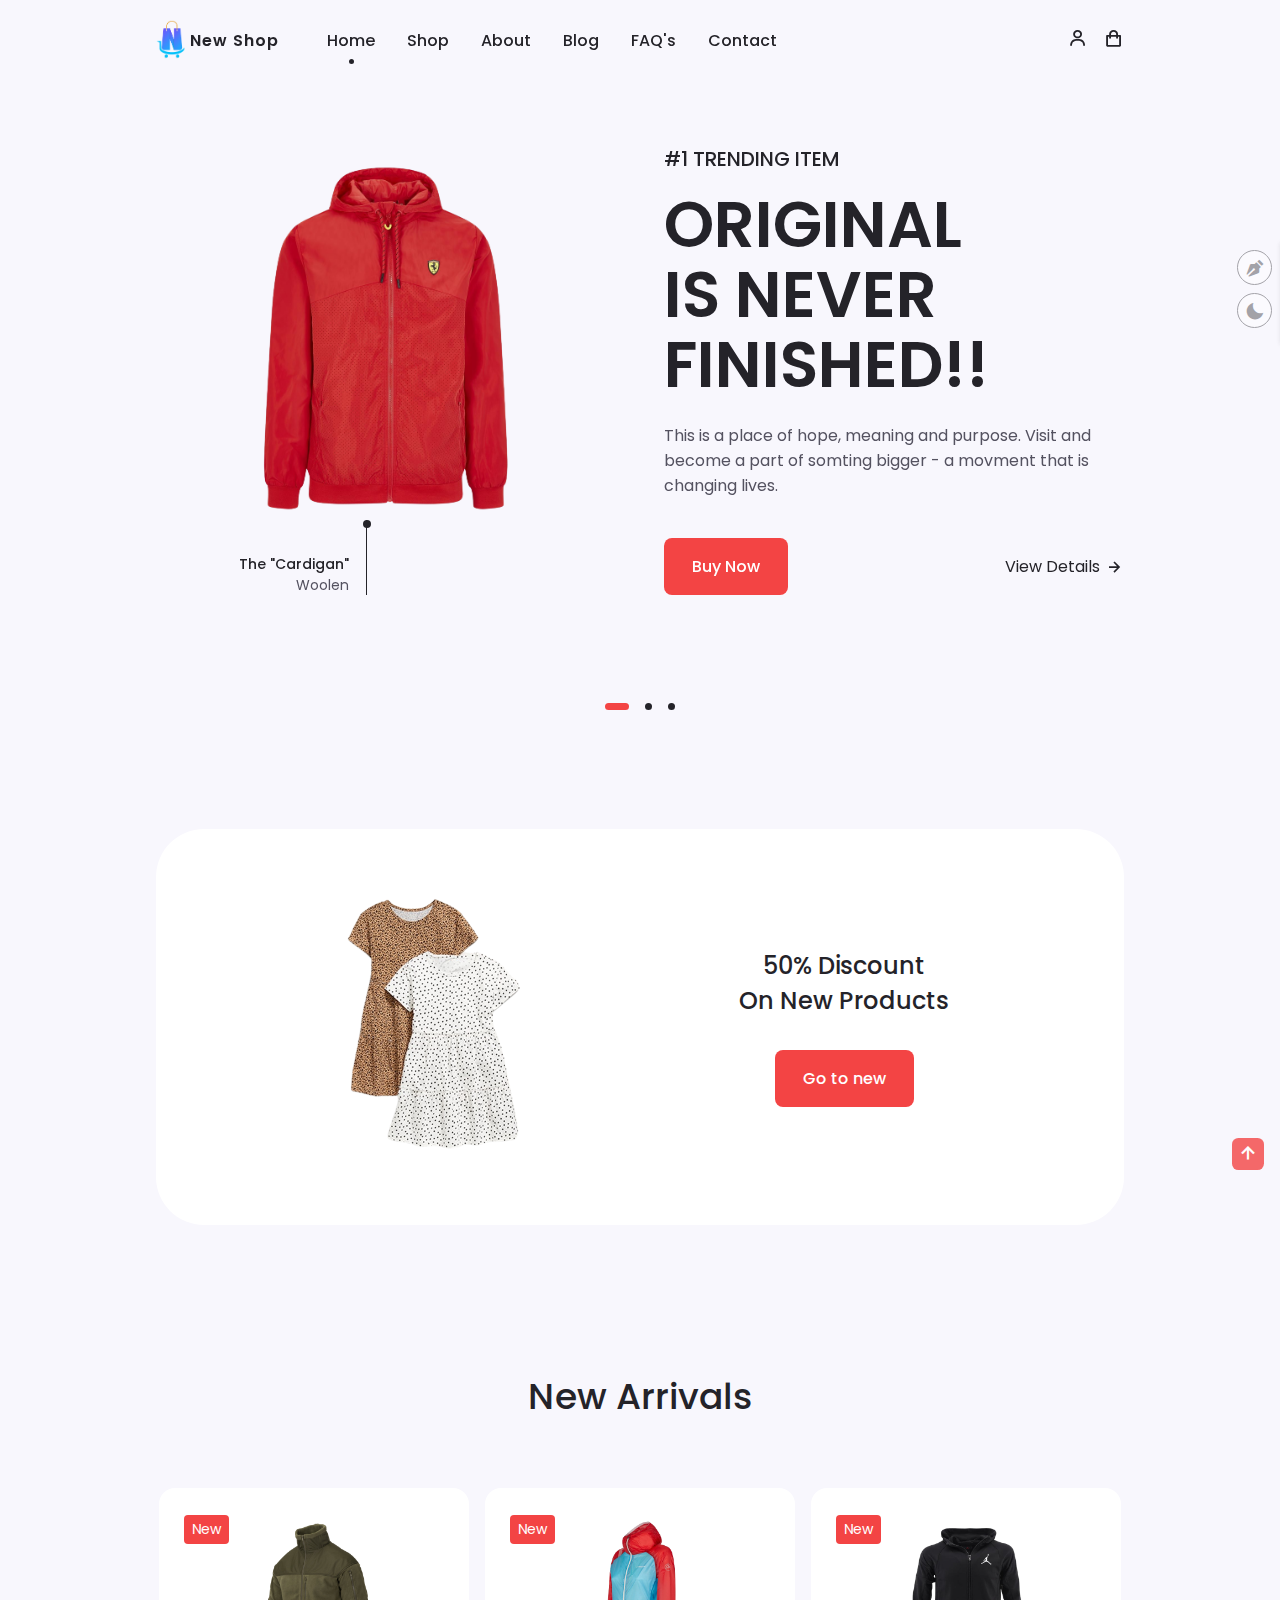
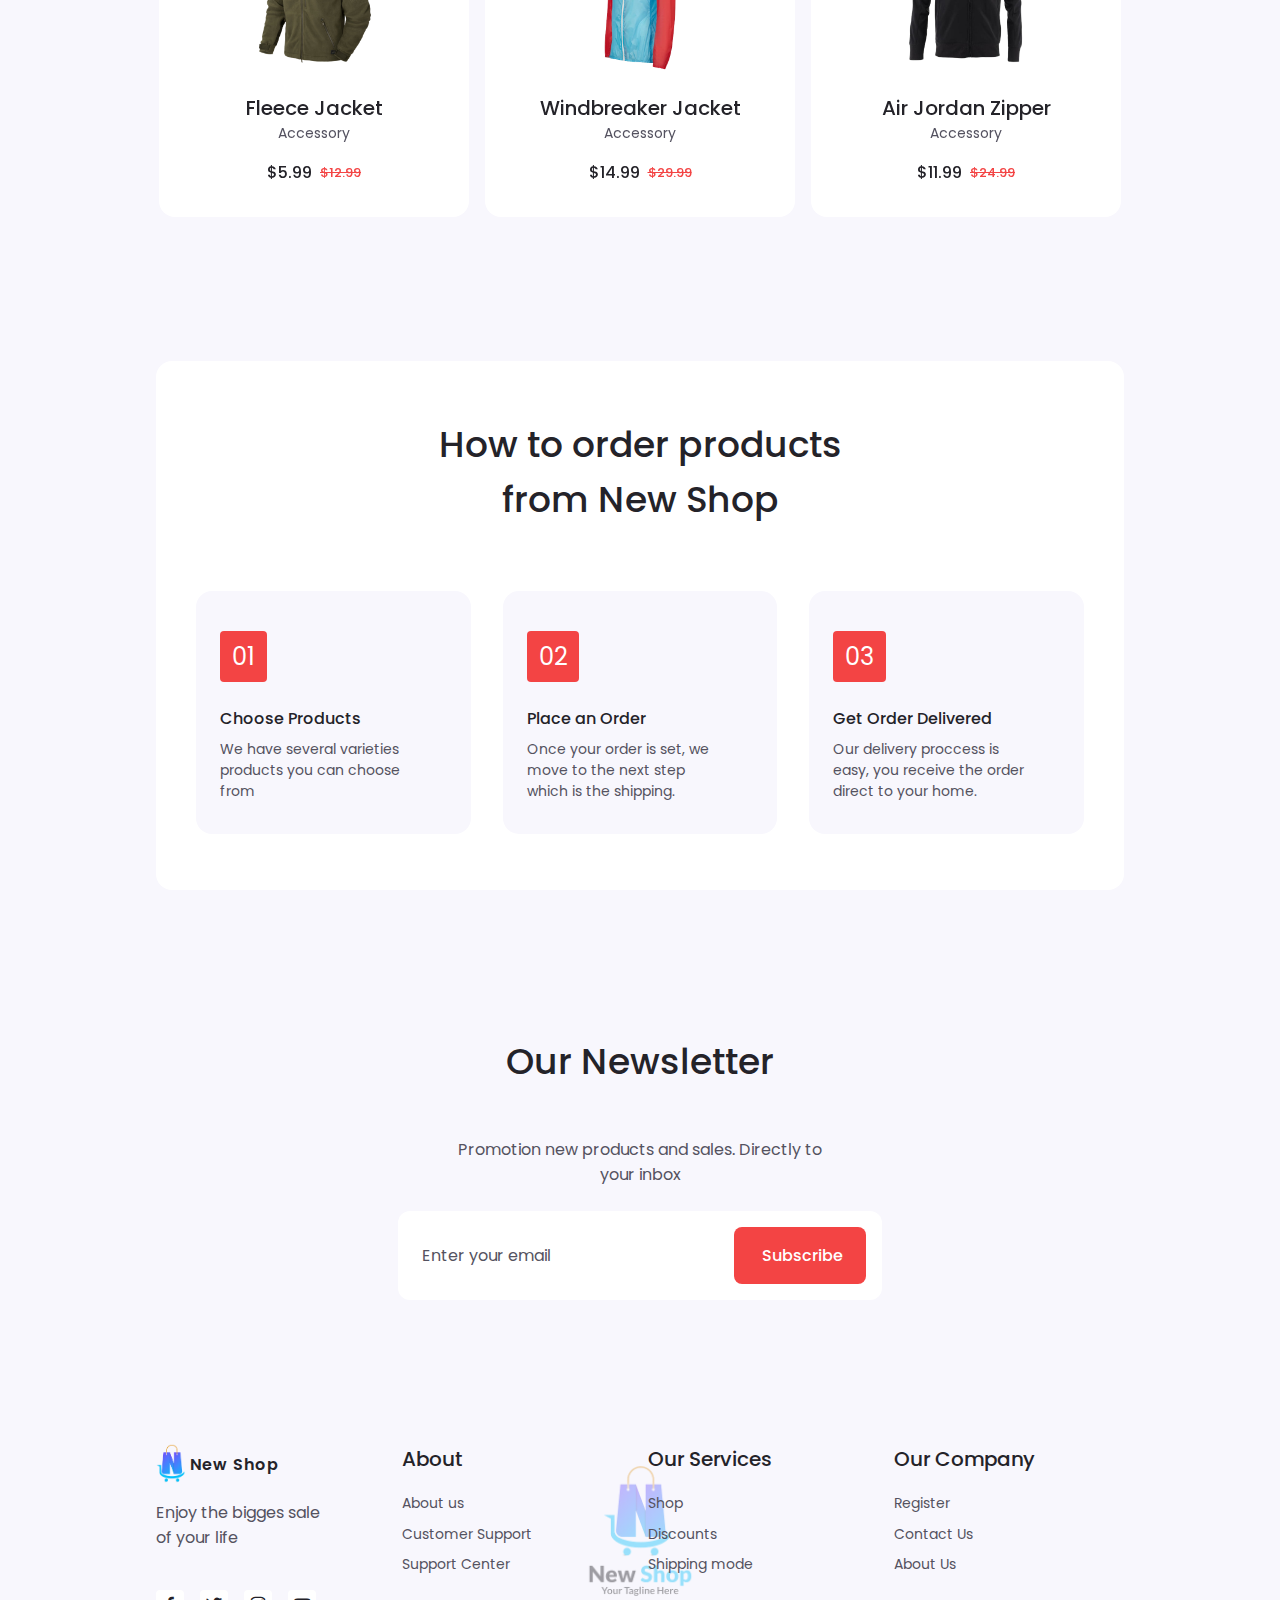
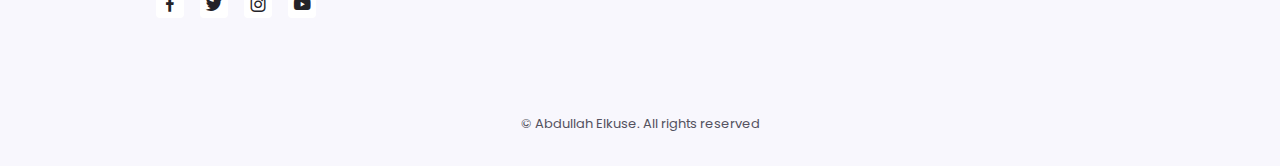
<file: index.html>
<!DOCTYPE html>
<html lang="en">
<head>
    <meta charset="UTF-8">
    <meta http-equiv="X-UA-Compatible" content="IE=edge">
    <meta name="viewport" content="width=device-width, initial-scale=1.0">
    <!-- BOXICONS -->
    <link href="https://unpkg.com/boxicons@2.1.4/css/boxicons.min.css" rel="stylesheet">


    <!-- SWIPER CSS -->
    <link rel="stylesheet" href="assets/css/swiper-bundle.min.css">

    <!-- CSS -->
    <link rel="stylesheet" href="assets/css/style.css">
    <link rel="stylesheet" class="js-color-style" href="assets/css/colors/color-1.css">

    <!-- FAVICON -->
    <link rel="shortcut icon" href="assets/imgs/logo-color.png" type="image/x-icon">
    <title>NewShop</title>
</head>
<body class="">
    <!-- ======================== HEADER ===========================  -->
    <header class="header" id="header">
        <nav class="nav container">
            <a href="index.html" class="nav__logo">
                <!-- <i class="bx bxs-shopping-bags nav__logo-icon"></i>  -->
                <img src="assets/imgs/logo-color.png" class="nav__logo-icon" alt="">
                New Shop
            </a>

            <div class="nav__menu" id="nav-menu">
                <ul class="nav__list">
                    <li class="nav__item">
                        <a href="index.html" class="nav__link active-link">Home</a>
                    </li>

                    <li class="nav__item">
                        <a href="shop.html" class="nav__link">Shop</a>
                    </li>

                    <li class="nav__item">
                        <a href="about.html" class="nav__link">About</a>
                    </li>

                    <li class="nav__item">
                        <a href="blog.html" class="nav__link">Blog</a>
                    </li>
                    
                    <li class="nav__item">
                        <a href="faq.html" class="nav__link">FAQ's</a>
                    </li>
                    
                    <li class="nav__item">
                        <a href="contact.html" class="nav__link">Contact</a>
                    </li>
                </ul>
                <div class="nav__close" id="nav-close">
                    <i class="bx bx-x"></i>
                </div>
            </div>

            <div class="nav__btns">
                <div class="login__toggle" id="login-button">
                    <i class="bx bx-user"></i>
                </div>
                
                <div class="nav__shop" id="cart-shop">
                    <i class="bx bx-shopping-bag"></i>
                </div>

                <div class="nav__toggle" id="nav-toggle">
                    <i class="bx bx-grid-alt"></i>
                </div>

            </div>
        </nav>
    </header>


    <!-- ======================== CART ===========================  -->
    <div class="cart" id="cart">
        <i class="bx bx-x cart__close" id="cart-close"></i>

        <h2 class="cart__title-center">My Cart</h2>

        <div class="cart__container">
            <article class="cart__card">
                <div class="cart__box">
                    <img src="assets/imgs/cart-1.png" class="cart__img" alt="">
                </div>

                <div class="cart__details">
                    <h3 class="cart__title">Windbreaker</h3>
                    <span class="cart__price">$12</span>

                    <div class="cart__amount">
                        <div class="cart__amount-content">
                            <span class="cart__amount-box">
                                <i class="bx bx-minus"></i>
                            </span>
                            
                            <span class="cart__amount-number">1</span>

                            <span class="cart__amount-box">
                                <i class="bx bx-plus"></i>
                            </span>
                        </div>
                        <i class="bx bx-trash-alt cart__amount-trash"></i>
                    </div>
                </div>
            </article>

            <article class="cart__card">
                <div class="cart__box">
                    <img src="assets/imgs/cart-2.png" class="cart__img" alt="">
                </div>

                <div class="cart__details">
                    <h3 class="cart__title">Casual Hoodie</h3>
                    <span class="cart__price">$12</span>

                    <div class="cart__amount">
                        <div class="cart__amount-content">
                            <span class="cart__amount-box">
                                <i class="bx bx-minus"></i>
                            </span>
                            
                            <span class="cart__amount-number">1</span>

                            <span class="cart__amount-box">
                                <i class="bx bx-plus"></i>
                            </span>
                        </div>
                        <i class="bx bx-trash-alt cart__amount-trash"></i>
                    </div>
                </div>
            </article>

            <article class="cart__card">
                <div class="cart__box">
                    <img src="assets/imgs/cart-3.png" class="cart__img" alt="">
                </div>

                <div class="cart__details">
                    <h3 class="cart__title">Modern Spring Jacket</h3>
                    <span class="cart__price">$12</span>

                    <div class="cart__amount">
                        <div class="cart__amount-content">
                            <span class="cart__amount-box">
                                <i class="bx bx-minus"></i>
                            </span>
                            
                            <span class="cart__amount-number">1</span>

                            <span class="cart__amount-box">
                                <i class="bx bx-plus"></i>
                            </span>
                        </div>
                        <i class="bx bx-trash-alt cart__amount-trash"></i>
                    </div>
                </div>
            </article>
        </div>
        
        <div class="cart__prices">
            <span class="cart__prices-item">3 - items</span>
            <span class="cart__prices-total">$36</span>
        </div>
    </div>


    <!-- ======================== LOGIN ===========================  -->
    <div class="login" id="login">
        <i class="login__close bx bx-x" id="login-close"></i>

        <h2 class="login__title-center">Login</h2>
        <form action="" class="login__form grid">
            <div class="login__content">
                <label for="email" class="login__label">Email</label>
                <input type="email" name="email" id="login-email" class="login__input" autocomplete="email">
            </div>

            <div class="login__content">
                <label for="password" class="login__label">Password</label>
                <input type="password" name="password" id="login-password" class="login__input" autocomplete="current-password">
            </div>

            <div>
                <a href="#" class="button">Sign In</a>
            </div>

            <div>
                <p class="signup">Not a member?  <a href="registration.html">Sign up now</a></p>
            </div>
        </form>
    </div>


    <!-- ======================== MAIN ===========================  -->
    <main class="main">
        <!-- ======================== HOME ===========================  -->
        <section class="home container">
            <div class="swiper home-swiper">
                <div class="swiper-wrapper">
                    <!--  HOME SWIPER - 1  -->
                    <section class="swiper-slide">
                        <div class="home__content grid">
                            <div class="home__group">
                                <img src="./assets/imgs/cart-1.png" alt="" class="home__img">
                                <div class="home__indicator"></div>

                                <div class="home__details-img">
                                    <h4 class="home__details-title">The "Cardigan"</h4>
                                    <span class="home__details-subtitle">Woolen</span>
                                </div>
                            </div>

                            <div class="home__data">
                                <h3 class="home__subtitle">#1 TRENDING ITEM</h3>
                                <h1 class="home__title">ORIGINAL <br> IS NEVER <br> FINISHED!!</h1>
                                <p class="home__description">This is a place of hope, meaning and purpose. Visit and become a part of somting bigger - a movment that is changing lives. 
                                </p>

                                <div class="home__buttons">
                                    <a href="details.html" class="button">Buy Now</a>
                                    <a href="details.html" class="button--link button--flex">View Details <i class="bx bx-right-arrow-alt button__icon"></i></a>
                                </div>
                            </div>
                        </div>
                    </section>

                     <!--  HOME SWIPER - 2  -->
                     <section class="swiper-slide">
                        <div class="home__content grid">
                            <div class="home__group">
                                <img src="./assets/imgs/cart-2.png" alt="" class="home__img">
                                <div class="home__indicator"></div>

                                <div class="home__details-img">
                                    <h4 class="home__details-title">Street Fashion</h4>
                                    <span class="home__details-subtitle">New york</span>
                                </div>
                            </div>

                            <div class="home__data">
                                <h3 class="home__subtitle">#2 TOP BEST DUO</h3>
                                <h1 class="home__title">ARE YOU <br> STREET BODY <br> READY?!</h1>
                                <p class="home__description">Streetwear is a style of casual clothing, It grew from New York hip hop fashion and Californian surf culture to encompass elements of sportswear, punk, skateboarding and Japanese street fashion.
                                </p>

                                <div class="home__buttons">
                                    <a href="details.html" class="button">Buy Now</a>
                                    <a href="details.html" class="button--link button--flex">View Details <i class="bx bx-right-arrow-alt button__icon"></i></a>
                                </div>
                            </div>
                        </div>
                    </section>

                     <!--  HOME SWIPER - 3  -->
                     <section class="swiper-slide">
                        <div class="home__content grid">
                            <div class="home__group">
                                <img src="./assets/imgs/cart-3.png" alt="" class="home__img">
                                <div class="home__indicator"></div>

                                <div class="home__details-img">
                                    <h4 class="home__details-title">Jurry</h4>
                                    <span class="home__details-subtitle">Zipper</span>
                                </div>
                            </div>

                            <div class="home__data">
                                <h3 class="home__subtitle">#3 The New Fashion</h3>
                                <h1 class="home__title">Sale 20%<br>OFF ON<br> EVERYTHING!</h1>
                                <p class="home__description">The idea behind Gentlemen of Style was to showcase well-known style icons as well as ordinary, well dressed men to provide you with inspirations for your own outfits.</p>

                                <div class="home__buttons">
                                    <a href="details.html" class="button">Buy Now</a>
                                    <a href="details.html" class="button--link button--flex">View Details <i class="bx bx-right-arrow-alt button__icon"></i></a>
                                </div>
                            </div>
                        </div>
                    </section>
                </div>
                <div class="swiper-pagination"></div>
            </div>

        </section>


        <!-- ======================== DISCOUNT ===========================  -->
        <section class="discount section" id="discount">
            <div class="discount__container grid container">
                <img src="assets/imgs/details-1.png" alt="details-1" class="discount__img">

                <div class="discount__data">
                    <h2 class="discount__title">50% Discount <br> On New Products</h2>
                    <a href="#" class="button">Go to new</a>
                </div>
            </div>
        </section>


        <!-- ======================== NEW ARRIVALS ===========================  -->
        <section class="new section">
            <h2 class="section__title">New Arrivals</h2>

            <div class="new__container container">
                <div class="swiper new-swiper">
                    <div class="swiper-wrapper">
                        <!-- NEW CONTENT 1 -->
                        <div class="new__content swiper-slide">
                            <div class="new__tag">New</div>
                            <img src="assets/imgs/new-1.png" alt="new-1" class="new__img">
                            <h3 class="new__title">Windbreaker Jacket</h3>
                            <span class="new__subtitle">Accessory</span>

                            <div class="new__prices">
                                <span class="new__price">$14.99</span>
                                <span class="new__discount">$29.99</span>
                            </div>

                            <a href="details.html" class="button new__button">
                                <i class="bx new__icon bx-cart-alt"></i>
                            </a>
                        </div>

                        <!-- NEW CONTENT 2 -->
                        <div class="new__content swiper-slide">
                            <div class="new__tag">New</div>
                            <img src="assets/imgs/new-2.png" alt="new-1" class="new__img">
                            <h3 class="new__title">Air Jordan Zipper</h3>
                            <span class="new__subtitle">Accessory</span>

                            <div class="new__prices">
                                <span class="new__price">$11.99</span>
                                <span class="new__discount">$24.99</span>
                            </div>

                            <a href="details.html" class="button new__button">
                                <i class="bx new__icon bx-cart-alt"></i>
                            </a>
                        </div>

                        <!-- NEW CONTENT 3 -->
                        <div class="new__content swiper-slide">
                            <div class="new__tag">New</div>
                            <img src="assets/imgs/new-3.png" alt="new-1" class="new__img">
                            <h3 class="new__title">Fur Jacket</h3>
                            <span class="new__subtitle">Accessory</span>

                            <div class="new__prices">
                                <span class="new__price">$4.99</span>
                                <span class="new__discount">$9.99</span>
                            </div>

                            <a href="details.html" class="button new__button">
                                <i class="bx new__icon bx-cart-alt"></i>
                            </a>
                        </div>

                        <!-- NEW CONTENT 4 -->
                        <div class="new__content swiper-slide">
                            <div class="new__tag">New</div>
                            <img src="assets/imgs/new-4.png" alt="new-1" class="new__img">
                            <h3 class="new__title">Fleece Jacket</h3>
                            <span class="new__subtitle">Accessory</span>

                            <div class="new__prices">
                                <span class="new__price">$24.99</span>
                                <span class="new__discount">$44.99</span>
                            </div>

                            <a href="details.html" class="button new__button">
                                <i class="bx new__icon bx-cart-alt"></i>
                            </a>
                        </div>

                        <!-- NEW CONTENT 5 -->
                        <div class="new__content swiper-slide">
                            <div class="new__tag">New</div>
                            <img src="assets/imgs/new-5.png" alt="new-1" class="new__img">
                            <h3 class="new__title">Nike Hoodie</h3>
                            <span class="new__subtitle">Accessory</span>

                            <div class="new__prices">
                                <span class="new__price">$7.99</span>
                                <span class="new__discount">$14.99</span>
                            </div>

                            <a href="details.html" class="button new__button">
                                <i class="bx new__icon bx-cart-alt"></i>
                            </a>
                        </div>

                        <!-- NEW CONTENT 6 -->
                        <div class="new__content swiper-slide">
                            <div class="new__tag">New</div>
                            <img src="assets/imgs/new-6.png" alt="new-1" class="new__img">
                            <h3 class="new__title">Fleece Jacket</h3>
                            <span class="new__subtitle">Accessory</span>

                            <div class="new__prices">
                                <span class="new__price">$5.99</span>
                                <span class="new__discount">$12.99</span>
                            </div>

                            <a href="details.html" class="button new__button">
                                <i class="bx new__icon bx-cart-alt"></i>
                            </a>
                        </div>
                    </div>
                </div>
            </div>
        </section>


        <!-- ======================== STEPS  ===========================  -->
        <section class="steps section container">
            <div class="steps__bg">
                <h2 class="section__title">How to order products <br> from New Shop</h2>

                <div class="steps__container grid">
                    <!-- STEP CARD 1 -->
                    <div class="steps__card">
                        <div class="steps__card-number">01</div>
                        <h3 class="steps__card-title">Choose Products</h3>
                        <p class="steps__card-description">
                            We have several varieties products you can choose from
                        </p>
                    </div>

                    <!-- STEP CARD 2 -->
                    <div class="steps__card">
                        <div class="steps__card-number">02</div>
                        <h3 class="steps__card-title">Place an Order</h3>
                        <p class="steps__card-description">
                            Once your order is set, we move to the next step which is the shipping.
                        </p>
                    </div>

                    <!-- STEP CARD 3 -->
                    <div class="steps__card">
                        <div class="steps__card-number">03</div>
                        <h3 class="steps__card-title">Get Order Delivered</h3>
                        <p class="steps__card-description">
                            Our delivery proccess is easy, you receive the order direct to your home. 
                        </p>
                    </div>
                </div>
            </div>
            
        </section>

        <!-- ======================== NEWSLETTER ===========================  -->
        <section class="newsletter section">
            <div class="newsletter__container container">
                <h2 class="section__title">Our Newsletter</h2>
                <p class="newsletter__description">
                    Promotion new products and sales. Directly to your inbox
                </p>

                <form action="" class="newsletter__form">
                    <input type="email" name="newsletter-email" id="newsletter-email" placeholder="Enter your email" class="newsletter__input">
                    <button type="submit" class="button">Subscribe</button>
                </form>
            </div>
        </section>

    </main>


    <!-- ======================== FOOTER ===========================  -->
    <footer class="footer section ">
        <div class="footer__container container grid footer">
            <!-- FOOTER CONTENT 1 -->
            <div class="footer__content">
                <a href="#" class="footer__logo">
                    <img src="assets/imgs/logo-color.png" class="footer__logo-icon" alt="">
                    New Shop
                </a>

                <p class="footer__description">Enjoy the bigges sale <br> of your life</p>

                <div class="footer__social">
                    <a href="" class="footer__social-link"><i class="bx footer__social-icon bxl-facebook"></i></a>
                    <a href="" class="footer__social-link"><i class="bx footer__social-icon bxl-twitter"></i></a>
                    <a href="" class="footer__social-link"><i class="bx footer__social-icon bxl-instagram"></i></a>
                    <a href="" class="footer__social-link"><i class="bx footer__social-icon bxl-youtube"></i></a>
                </div>
            </div>

            <!-- FOOTER CONTENT 2 -->
            <div class="footer__content">
                <h3 class="footer__title">About</h3>

                <ul class="footer__links">
                    <li><a href="about.html" class="footer__link">About us</a></li>
                    <li><a href="#" class="footer__link">Customer Support</a></li>
                    <li><a href="#" class="footer__link">Support Center</a></li>
                </ul>
            </div>

            <!-- FOOTER CONTENT 3 -->
            <div class="footer__content">
                <h3 class="footer__title">Our Services</h3>

                <ul class="footer__links">
                    <li><a href="shop.html" class="footer__link">Shop</a></li>
                    <li><a href="index.html#discount" class="footer__link">Discounts</a></li>
                    <li><a href="#" class="footer__link">Shipping mode</a></li>
                </ul>
            </div>

            <!-- FOOTER CONTENT 4 -->
            <div class="footer__content">
                <h3 class="footer__title">Our Company</h3>

                <ul class="footer__links">
                    <li><a href="#" class="footer__link">Register</a></li>
                    <li><a href="#" class="footer__link">Contact Us</a></li>
                    <li><a href="#" class="footer__link">About Us</a></li>
                </ul>
            </div>            
        </div>
        <span class="footer__copy">&#169; Abdullah Elkuse. All rights reserved</span>
    </footer>

    
    <!-- ======================== STYLE SWITCHER ===========================  -->
    <div class="style__switcher">
        <div class=" s__icon">
            <i class="bx bxs-pen style__switcher-toggler"></i>
            <i class="bx bxs-moon day__night"></i>
        </div>
        <h4>Theme Colors </h4>
        <div class="theme__colors js-theme-colors">
            <button type="button" data-js-theme-color="color-1" class="js-theme-colors-item theme__button color-1 active"><i class="bx bx-check"></i></button>
            <button type="button" data-js-theme-color="color-2" class="js-theme-colors-item theme__button color-2"><i class="bx bx-check"></i></button>
            <button type="button" data-js-theme-color="color-3" class="js-theme-colors-item theme__button color-3"><i class="bx bx-check"></i></button>
            <button type="button" data-js-theme-color="color-4" class="js-theme-colors-item theme__button color-4"><i class="bx bx-check"></i></button>
            <button type="button" data-js-theme-color="color-5" class="js-theme-colors-item theme__button color-5"><i class="bx bx-check"></i></button>
        </div>   
    </div>

    <!-- ======================== SCROLL UP ===========================  -->
    <a href="#" class="scrollup" id="scroll-up">
        <i class="scrollup__icon bx bx-up-arrow-alt"></i>
    </a>


    <script src="assets/js/swiper-bundle.min.js"></script>
    <script src="assets/js/main.js"></script>
</body>
</html>
</file>
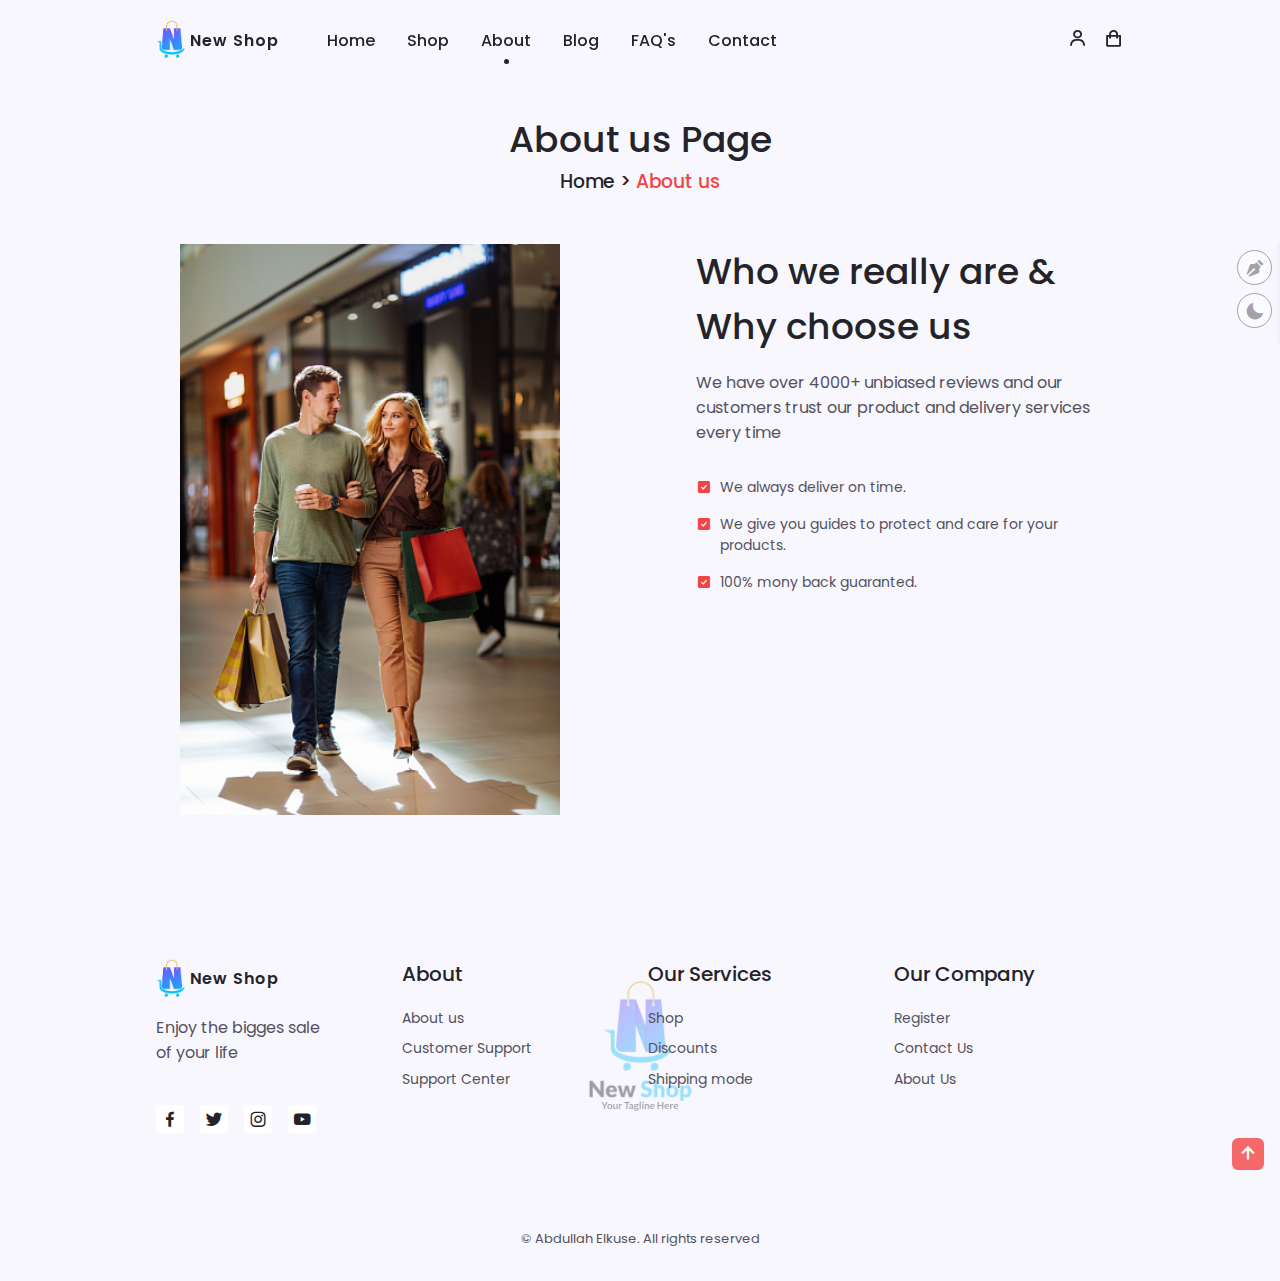
<file: about.html>
<!DOCTYPE html>
<html lang="en">
<head>
    <meta charset="UTF-8">
    <meta http-equiv="X-UA-Compatible" content="IE=edge">
    <meta name="viewport" content="width=device-width, initial-scale=1.0">
    <!-- BOXICONS -->
    <link href="https://unpkg.com/boxicons@2.1.4/css/boxicons.min.css" rel="stylesheet">


    <!-- SWIPER CSS -->
    <link rel="stylesheet" href="assets/css/swiper-bundle.min.css">

    <!-- CSS -->
    <link rel="stylesheet" href="assets/css/style.css">
    <link rel="stylesheet" class="js-color-style" href="assets/css/colors/color-1.css">
    

    <!-- FAVICON -->
    <link rel="shortcut icon" href="assets/imgs/logo-color.png" type="image/x-icon">
    <title>NewShop | About us</title>
</head>
<body>
    <!-- ======================== HEADER ===========================  -->
    <header class="header" id="header">
        <nav class="nav container">
            <a href="index.html" class="nav__logo">
                <!-- <i class="bx bxs-shopping-bags nav__logo-icon"></i>  -->
                <img src="assets/imgs/logo-color.png" class="nav__logo-icon" alt="">
                New Shop
            </a>

            <div class="nav__menu" id="nav-menu">
                <ul class="nav__list">
                    <li class="nav__item">
                        <a href="index.html" class="nav__link ">Home</a>
                    </li>

                    <li class="nav__item">
                        <a href="shop.html" class="nav__link">Shop</a>
                    </li>

                    <li class="nav__item">
                        <a href="about.html" class="nav__link active-link">About</a>
                    </li>

                    <li class="nav__item">
                        <a href="blog.html" class="nav__link">Blog</a>
                    </li>
                    
                    <li class="nav__item">
                        <a href="faq.html" class="nav__link">FAQ's</a>
                    </li>
                    
                    <li class="nav__item">
                        <a href="contact.html" class="nav__link">Contact</a>
                    </li>
                </ul>
                <div class="nav__close" id="nav-close">
                    <i class="bx bx-x"></i>
                </div>
            </div>

            <div class="nav__btns">
                <div class="login__toggle" id="login-button">
                    <i class="bx bx-user"></i>
                </div>
                
                <div class="nav__shop" id="cart-shop">
                    <i class="bx bx-shopping-bag"></i>
                </div>

                <div class="nav__toggle" id="nav-toggle">
                    <i class="bx bx-grid-alt"></i>
                </div>

            </div>
        </nav>
    </header>


    <!-- ======================== CART ===========================  -->
    <div class="cart" id="cart">
        <i class="bx bx-x cart__close" id="cart-close"></i>

        <h2 class="cart__title-center">My Cart</h2>

        <div class="cart__container">
            <article class="cart__card">
                <div class="cart__box">
                    <img src="assets/imgs/cart-1.png" class="cart__img" alt="">
                </div>

                <div class="cart__details">
                    <h3 class="cart__title">Windbreaker</h3>
                    <span class="cart__price">$12</span>

                    <div class="cart__amount">
                        <div class="cart__amount-content">
                            <span class="cart__amount-box">
                                <i class="bx bx-minus"></i>
                            </span>
                            
                            <span class="cart__amount-number">1</span>

                            <span class="cart__amount-box">
                                <i class="bx bx-plus"></i>
                            </span>
                        </div>
                        <i class="bx bx-trash-alt cart__amount-trash"></i>
                    </div>
                </div>
            </article>

            <article class="cart__card">
                <div class="cart__box">
                    <img src="assets/imgs/cart-2.png" class="cart__img" alt="">
                </div>

                <div class="cart__details">
                    <h3 class="cart__title">Casual Hoodie</h3>
                    <span class="cart__price">$12</span>

                    <div class="cart__amount">
                        <div class="cart__amount-content">
                            <span class="cart__amount-box">
                                <i class="bx bx-minus"></i>
                            </span>
                            
                            <span class="cart__amount-number">1</span>

                            <span class="cart__amount-box">
                                <i class="bx bx-plus"></i>
                            </span>
                        </div>
                        <i class="bx bx-trash-alt cart__amount-trash"></i>
                    </div>
                </div>
            </article>

            <article class="cart__card">
                <div class="cart__box">
                    <img src="assets/imgs/cart-3.png" class="cart__img" alt="">
                </div>

                <div class="cart__details">
                    <h3 class="cart__title">Modern Spring Jacket</h3>
                    <span class="cart__price">$12</span>

                    <div class="cart__amount">
                        <div class="cart__amount-content">
                            <span class="cart__amount-box">
                                <i class="bx bx-minus"></i>
                            </span>
                            
                            <span class="cart__amount-number">1</span>

                            <span class="cart__amount-box">
                                <i class="bx bx-plus"></i>
                            </span>
                        </div>
                        <i class="bx bx-trash-alt cart__amount-trash"></i>
                    </div>
                </div>
            </article>
        </div>
        
        <div class="cart__prices">
            <span class="cart__prices-item">3 - items</span>
            <span class="cart__prices-total">$36</span>
        </div>
    </div>


    <!-- ======================== LOGIN ===========================  -->
    <div class="login" id="login">
        <i class="login__close bx bx-x" id="login-close"></i>

        <h2 class="login__title-center">Login</h2>
        <form action="" class="login__form grid">
            <div class="login__content">
                <label for="email" class="login__label">Email</label>
                <input type="email" name="email" id="login-email" class="login__input" autocomplete="email">
            </div>

            <div class="login__content">
                <label for="password" class="login__label">Password</label>
                <input type="password" name="password" id="login-password" class="login__input" autocomplete="current-password">
            </div>

            <div>
                <a href="#" class="button">Sign In</a>
            </div>

            <div>
                <p class="signup">Not a member?  <a href="registration.html">Sign up now</a></p>
            </div>
        </form>
    </div>


    <!-- ======================== MAIN ===========================  -->
    <main class="main">
        <!-- ======================== ABOUT US ===========================  -->
        <section class="about section container">
            <h2 class="breadcrumb__title">About us Page</h2>
            <h3 class="breadcrumb__subtitle">Home &#62;  <span>About us</span></h3>

            <div class="about__container grid">
                <img src="assets/imgs/about-img-1.jpg" alt="about-img" class="about__img">

                <div class="about__data">
                    <h2 class="section__title about__title">
                        Who we really are & <br>
                        Why choose us
                    </h2>

                    <p class="about__description">
                        We have over 4000+ unbiased reviews and our customers trust our product and delivery services every time
                    </p>
                    <div class="about__details">
                        <p class="about__details-description">
                            <i class="bx about__icon bxs-check-square"></i>
                            We always deliver on time. 
                        </p>
                        <p class="about__details-description">
                            <i class="bx about__icon bxs-check-square"></i>
                            We give you guides to protect and care for your products.  
                        </p>
                        <p class="about__details-description">
                            <i class="bx about__icon bxs-check-square"></i>
                            100% mony back guaranted.
                        </p>
                    </div>
                </div>
            </div>
        </section>
    </main>


    <!-- ======================== FOOTER ===========================  -->
    <footer class="footer section ">
        <div class="footer__container container grid footer">
            <!-- FOOTER CONTENT 1 -->
            <div class="footer__content">
                <a href="#" class="footer__logo">
                    <img src="assets/imgs/logo-color.png" class="footer__logo-icon" alt="">
                    New Shop
                </a>

                <p class="footer__description">Enjoy the bigges sale <br> of your life</p>

                <div class="footer__social">
                    <a href="" class="footer__social-link"><i class="bx footer__social-icon bxl-facebook"></i></a>
                    <a href="" class="footer__social-link"><i class="bx footer__social-icon bxl-twitter"></i></a>
                    <a href="" class="footer__social-link"><i class="bx footer__social-icon bxl-instagram"></i></a>
                    <a href="" class="footer__social-link"><i class="bx footer__social-icon bxl-youtube"></i></a>
                </div>
            </div>

            <!-- FOOTER CONTENT 2 -->
            <div class="footer__content">
                <h3 class="footer__title">About</h3>

                <ul class="footer__links">
                    <li><a href="#" class="footer__link">About us</a></li>
                    <li><a href="#" class="footer__link">Customer Support</a></li>
                    <li><a href="#" class="footer__link">Support Center</a></li>
                </ul>
            </div>

            <!-- FOOTER CONTENT 3 -->
            <div class="footer__content">
                <h3 class="footer__title">Our Services</h3>

                <ul class="footer__links">
                    <li><a href="#" class="footer__link">Shop</a></li>
                    <li><a href="#" class="footer__link">Discounts</a></li>
                    <li><a href="#" class="footer__link">Shipping mode</a></li>
                </ul>
            </div>

            <!-- FOOTER CONTENT 4 -->
            <div class="footer__content">
                <h3 class="footer__title">Our Company</h3>

                <ul class="footer__links">
                    <li><a href="#" class="footer__link">Register</a></li>
                    <li><a href="#" class="footer__link">Contact Us</a></li>
                    <li><a href="#" class="footer__link">About Us</a></li>
                </ul>
            </div>            
        </div>
        <span class="footer__copy">&#169; Abdullah Elkuse. All rights reserved</span>
    </footer>
    <!-- ======================== SCROLL UP ===========================  -->
    <a href="#" class="scrollup" id="scroll-up">
        <i class="scrollup__icon bx bx-up-arrow-alt"></i>
    </a>
     <!-- ======================== STYLE SWITCHER ===========================  -->
     <div class="style__switcher">
        <div class=" s__icon">
            <i class="bx bxs-pen style__switcher-toggler"></i>
            <i class="bx bxs-moon day__night"></i>
        </div>
        <h4>Theme Colors </h4>
        <div class="theme__colors js-theme-colors">
            <button type="button" data-js-theme-color="color-1" class="js-theme-colors-item theme__button color-1 active"><i class="bx bx-check"></i></button>
            <button type="button" data-js-theme-color="color-2" class="js-theme-colors-item theme__button color-2"><i class="bx bx-check"></i></button>
            <button type="button" data-js-theme-color="color-3" class="js-theme-colors-item theme__button color-3"><i class="bx bx-check"></i></button>
            <button type="button" data-js-theme-color="color-4" class="js-theme-colors-item theme__button color-4"><i class="bx bx-check"></i></button>
            <button type="button" data-js-theme-color="color-5" class="js-theme-colors-item theme__button color-5"><i class="bx bx-check"></i></button>
        </div>   
    </div>

    <script src="assets/js/swiper-bundle.min.js"></script>
    <script src="assets/js/main.js"></script>
</body>
</html>
</file>
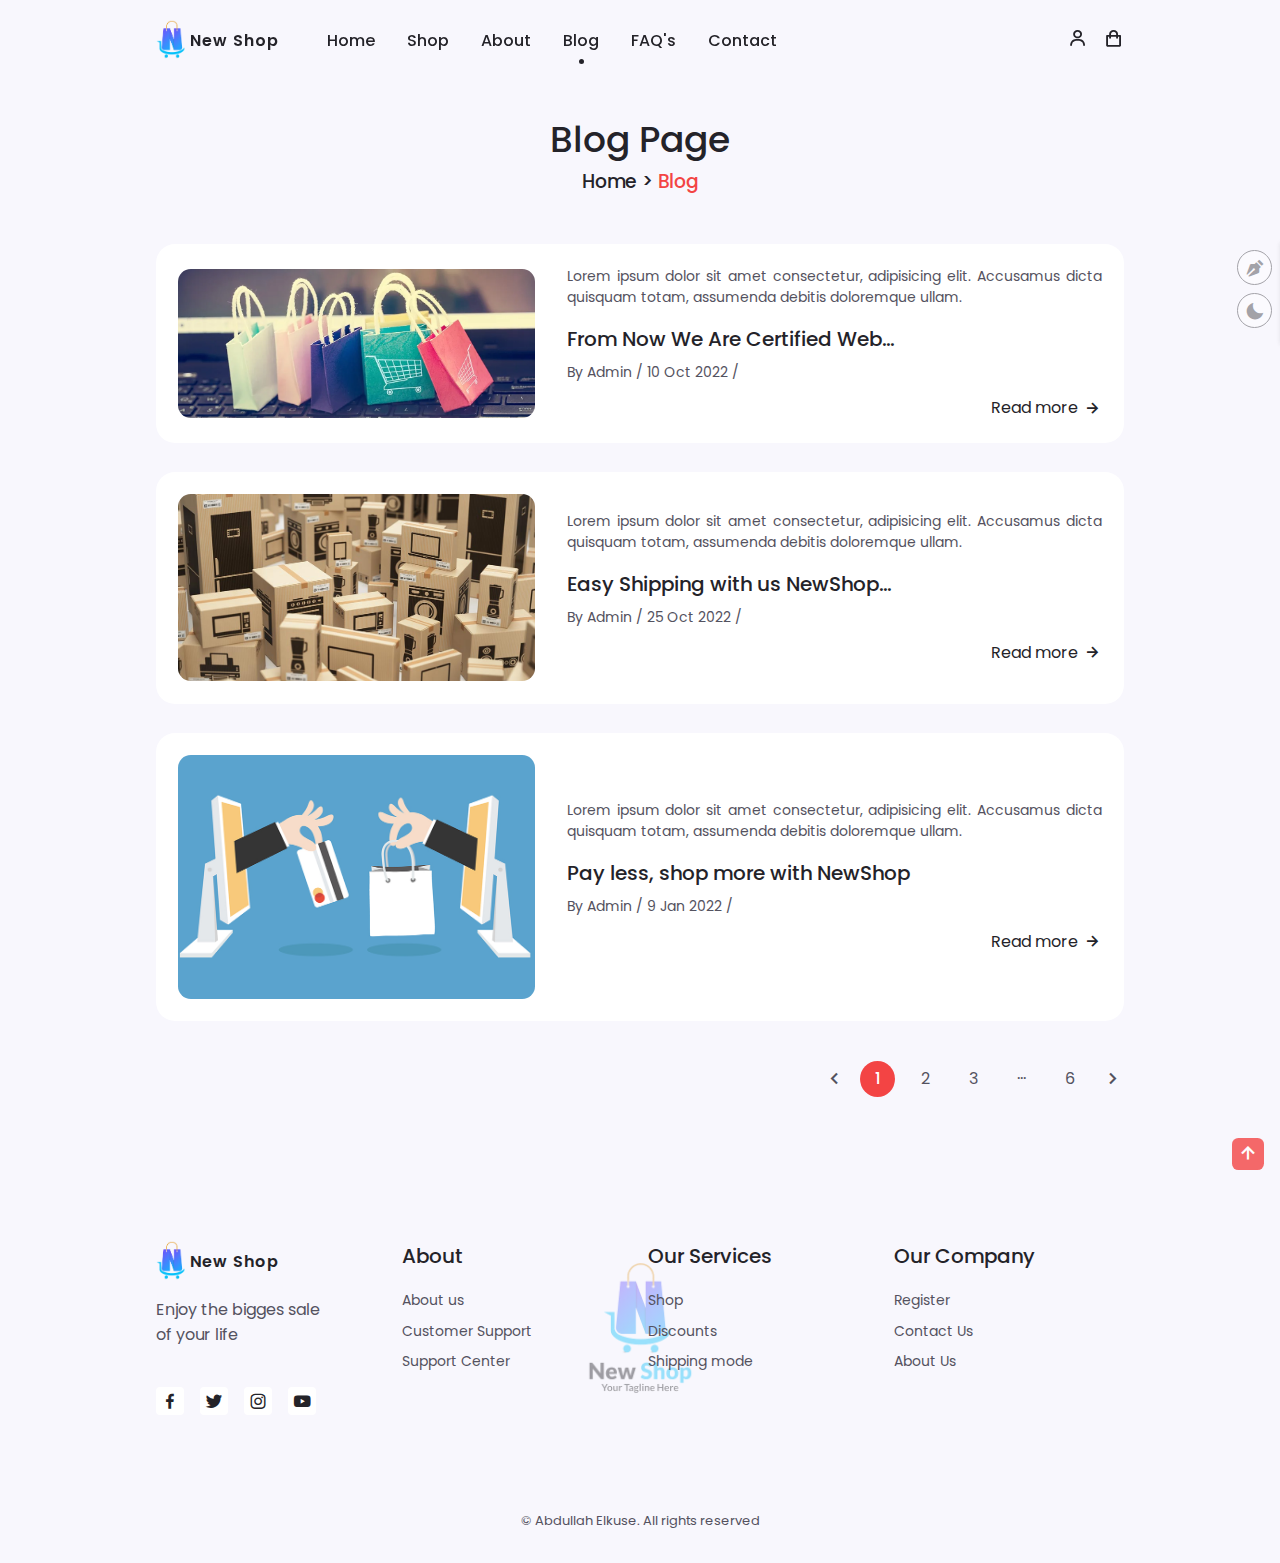
<file: blog.html>
<!DOCTYPE html>
<html lang="en">
<head>
    <meta charset="UTF-8">
    <meta http-equiv="X-UA-Compatible" content="IE=edge">
    <meta name="viewport" content="width=device-width, initial-scale=1.0">
    <!-- BOXICONS -->
    <link href="https://unpkg.com/boxicons@2.1.4/css/boxicons.min.css" rel="stylesheet">


    <!-- SWIPER CSS -->
    <link rel="stylesheet" href="assets/css/swiper-bundle.min.css">

    <!-- CSS -->
    <link rel="stylesheet" href="assets/css/style.css">
    <link rel="stylesheet" class="js-color-style" href="assets/css/colors/color-1.css">

    <!-- FAVICON -->
    <link rel="shortcut icon" href="assets/imgs/logo-color.png" type="image/x-icon">
    <title>NewShop | Blog</title>
</head>
<body>
    <!-- ======================== HEADER ===========================  -->
    <header class="header" id="header">
        <nav class="nav container">
            <a href="index.html" class="nav__logo">
                <!-- <i class="bx bxs-shopping-bags nav__logo-icon"></i>  -->
                <img src="assets/imgs/logo-color.png" class="nav__logo-icon" alt="">
                New Shop
            </a>

            <div class="nav__menu" id="nav-menu">
                <ul class="nav__list">
                    <li class="nav__item">
                        <a href="index.html" class="nav__link ">Home</a>
                    </li>

                    <li class="nav__item">
                        <a href="shop.html" class="nav__link ">Shop</a>
                    </li>

                    <li class="nav__item">
                        <a href="about.html" class="nav__link">About</a>
                    </li>

                    <li class="nav__item">
                        <a href="blog.html" class="nav__link active-link">Blog</a>
                    </li>
                    
                    <li class="nav__item">
                        <a href="faq.html" class="nav__link">FAQ's</a>
                    </li>
                    
                    <li class="nav__item">
                        <a href="contact.html" class="nav__link">Contact</a>
                    </li>
                </ul>
                <div class="nav__close" id="nav-close">
                    <i class="bx bx-x"></i>
                </div>
            </div>

            <div class="nav__btns">
                <div class="login__toggle" id="login-button">
                    <i class="bx bx-user"></i>
                </div>
                
                <div class="nav__shop" id="cart-shop">
                    <i class="bx bx-shopping-bag"></i>
                </div>

                <div class="nav__toggle" id="nav-toggle">
                    <i class="bx bx-grid-alt"></i>
                </div>

            </div>
        </nav>
    </header>


    <!-- ======================== CART ===========================  -->
    <div class="cart" id="cart">
        <i class="bx bx-x cart__close" id="cart-close"></i>

        <h2 class="cart__title-center">My Cart</h2>

        <div class="cart__container">
            <article class="cart__card">
                <div class="cart__box">
                    <img src="assets/imgs/cart-1.png" class="cart__img" alt="">
                </div>

                <div class="cart__details">
                    <h3 class="cart__title">Windbreaker</h3>
                    <span class="cart__price">$12</span>

                    <div class="cart__amount">
                        <div class="cart__amount-content">
                            <span class="cart__amount-box">
                                <i class="bx bx-minus"></i>
                            </span>
                            
                            <span class="cart__amount-number">1</span>

                            <span class="cart__amount-box">
                                <i class="bx bx-plus"></i>
                            </span>
                        </div>
                        <i class="bx bx-trash-alt cart__amount-trash"></i>
                    </div>
                </div>
            </article>

            <article class="cart__card">
                <div class="cart__box">
                    <img src="assets/imgs/cart-2.png" class="cart__img" alt="">
                </div>

                <div class="cart__details">
                    <h3 class="cart__title">Casual Hoodie</h3>
                    <span class="cart__price">$12</span>

                    <div class="cart__amount">
                        <div class="cart__amount-content">
                            <span class="cart__amount-box">
                                <i class="bx bx-minus"></i>
                            </span>
                            
                            <span class="cart__amount-number">1</span>

                            <span class="cart__amount-box">
                                <i class="bx bx-plus"></i>
                            </span>
                        </div>
                        <i class="bx bx-trash-alt cart__amount-trash"></i>
                    </div>
                </div>
            </article>

            <article class="cart__card">
                <div class="cart__box">
                    <img src="assets/imgs/cart-3.png" class="cart__img" alt="">
                </div>

                <div class="cart__details">
                    <h3 class="cart__title">Modern Spring Jacket</h3>
                    <span class="cart__price">$12</span>

                    <div class="cart__amount">
                        <div class="cart__amount-content">
                            <span class="cart__amount-box">
                                <i class="bx bx-minus"></i>
                            </span>
                            
                            <span class="cart__amount-number">1</span>

                            <span class="cart__amount-box">
                                <i class="bx bx-plus"></i>
                            </span>
                        </div>
                        <i class="bx bx-trash-alt cart__amount-trash"></i>
                    </div>
                </div>
            </article>
        </div>
        
        <div class="cart__prices">
            <span class="cart__prices-item">3 - items</span>
            <span class="cart__prices-total">$36</span>
        </div>
    </div>


    <!-- ======================== LOGIN ===========================  -->
    <div class="login" id="login">
        <i class="login__close bx bx-x" id="login-close"></i>

        <h2 class="login__title-center">Login</h2>
        <form action="" class="login__form grid">
            <div class="login__content">
                <label for="email" class="login__label">Email</label>
                <input type="email" name="email" id="login-email" class="login__input" autocomplete="email">
            </div>

            <div class="login__content">
                <label for="password" class="login__label">Password</label>
                <input type="password" name="password" id="login-password" class="login__input" autocomplete="current-password">
            </div>

            <div>
                <a href="#" class="button">Sign In</a>
            </div>

            <div>
                <p class="signup">Not a member?  <a href="registration.html">Sign up now</a></p>
            </div>
        </form>
    </div>


    <!-- ======================== MAIN ===========================  -->
    <main class="main">
        <!-- ======================== BLOG ===========================  -->
        <section class="blog section container">
            <h2 class="breadcrumb__title">Blog Page</h2>
            <h3 class="breadcrumb__subtitle">Home &#62;  <span>Blog</span></h3>

            <div class="blog__container grid">
                <!-- POST - 1 -->
                <div class="blog__post grid">
                    <img src="assets/imgs/blog_1.webp" alt="blog-1" class="blog__img">
                    
                    <div class="blog__info">
                        <p class="blog__details">Lorem ipsum dolor sit amet consectetur, adipisicing elit. Accusamus dicta quisquam totam, assumenda debitis doloremque ullam.</p>
                        <h3 class="blog__title">From Now We Are Certified Web...</h3>
                        <p class="blog__data">By Admin / 10 Oct 2022 /</p>
                        <div class="read__more">
                            <a href="#" class="button--link button--flex">Read more <i class="bx bx-right-arrow-alt button__icon"></i></a>
                        </div>
                    </div>
                </div>

                <!-- POST - 2 -->
                <div class="blog__post grid">
                    <img src="assets/imgs/blog_2.jpg" alt="blog-2" class="blog__img">
                    
                    <div class="blog__info">
                        <p class="blog__details">Lorem ipsum dolor sit amet consectetur, adipisicing elit. Accusamus dicta quisquam totam, assumenda debitis doloremque ullam.</p>
                        <h3 class="blog__title">Easy Shipping with us NewShop...</h3>
                        <p class="blog__data">By Admin / 25 Oct 2022 /</p>
                        <div class="read__more">
                            <a href="#" class="button--link button--flex">Read more <i class="bx bx-right-arrow-alt button__icon"></i></a>
                        </div>
                    </div>
                </div>

                <!-- POST - 3 -->
                <div class="blog__post grid">
                    <img src="assets/imgs/blog_3.jpg" alt="blog-3" class="blog__img">
                    
                    <div class="blog__info">
                        <p class="blog__details">Lorem ipsum dolor sit amet consectetur, adipisicing elit. Accusamus dicta quisquam totam, assumenda debitis doloremque ullam.</p>
                        <h3 class="blog__title">Pay less, shop more with NewShop</h3>
                        <p class="blog__data">By Admin / 9 Jan 2022 /</p>
                        <div class="read__more">
                            <a href="#" class="button--link button--flex">Read more <i class="bx bx-right-arrow-alt button__icon"></i></a>
                        </div>
                    </div>
                </div>
            </div>
            <div class="pagination">
                <i class="bx bx-chevron-left pagination__icon"></i>
                <span class="current">1</span>
                <span>2</span>
                <span>3</span>
                <span>&middot;&middot;&middot;</span>
                <span>6</span>
                <i class="bx bx-chevron-right pagination__icon"></i>
            </div>
        </section>
    </main>


    <!-- ======================== FOOTER ===========================  -->
    <footer class="footer section ">
        <div class="footer__container container grid footer">
            <!-- FOOTER CONTENT 1 -->
            <div class="footer__content">
                <a href="#" class="footer__logo">
                    <img src="assets/imgs/logo-color.png" class="footer__logo-icon" alt="">
                    New Shop
                </a>

                <p class="footer__description">Enjoy the bigges sale <br> of your life</p>

                <div class="footer__social">
                    <a href="" class="footer__social-link"><i class="bx footer__social-icon bxl-facebook"></i></a>
                    <a href="" class="footer__social-link"><i class="bx footer__social-icon bxl-twitter"></i></a>
                    <a href="" class="footer__social-link"><i class="bx footer__social-icon bxl-instagram"></i></a>
                    <a href="" class="footer__social-link"><i class="bx footer__social-icon bxl-youtube"></i></a>
                </div>
            </div>

            <!-- FOOTER CONTENT 2 -->
            <div class="footer__content">
                <h3 class="footer__title">About</h3>

                <ul class="footer__links">
                    <li><a href="#" class="footer__link">About us</a></li>
                    <li><a href="#" class="footer__link">Customer Support</a></li>
                    <li><a href="#" class="footer__link">Support Center</a></li>
                </ul>
            </div>

            <!-- FOOTER CONTENT 3 -->
            <div class="footer__content">
                <h3 class="footer__title">Our Services</h3>

                <ul class="footer__links">
                    <li><a href="#" class="footer__link">Shop</a></li>
                    <li><a href="#" class="footer__link">Discounts</a></li>
                    <li><a href="#" class="footer__link">Shipping mode</a></li>
                </ul>
            </div>

            <!-- FOOTER CONTENT 4 -->
            <div class="footer__content">
                <h3 class="footer__title">Our Company</h3>

                <ul class="footer__links">
                    <li><a href="#" class="footer__link">Register</a></li>
                    <li><a href="#" class="footer__link">Contact Us</a></li>
                    <li><a href="#" class="footer__link">About Us</a></li>
                </ul>
            </div>            
        </div>
        <span class="footer__copy">&#169; Abdullah Elkuse. All rights reserved</span>
    </footer>
    <!-- ======================== SCROLL UP ===========================  -->
    <a href="#" class="scrollup" id="scroll-up">
        <i class="scrollup__icon bx bx-up-arrow-alt"></i>
    </a>
     <!-- ======================== STYLE SWITCHER ===========================  -->
     <div class="style__switcher">
        <div class=" s__icon">
            <i class="bx bxs-pen style__switcher-toggler"></i>
            <i class="bx bxs-moon day__night"></i>
        </div>
        <h4>Theme Colors </h4>
        <div class="theme__colors js-theme-colors">
            <button type="button" data-js-theme-color="color-1" class="js-theme-colors-item theme__button color-1 active"><i class="bx bx-check"></i></button>
            <button type="button" data-js-theme-color="color-2" class="js-theme-colors-item theme__button color-2"><i class="bx bx-check"></i></button>
            <button type="button" data-js-theme-color="color-3" class="js-theme-colors-item theme__button color-3"><i class="bx bx-check"></i></button>
            <button type="button" data-js-theme-color="color-4" class="js-theme-colors-item theme__button color-4"><i class="bx bx-check"></i></button>
            <button type="button" data-js-theme-color="color-5" class="js-theme-colors-item theme__button color-5"><i class="bx bx-check"></i></button>
        </div>   
    </div>

    <script src="assets/js/swiper-bundle.min.js"></script>
    <script src="assets/js/main.js"></script>
</body>
</html>
</file>
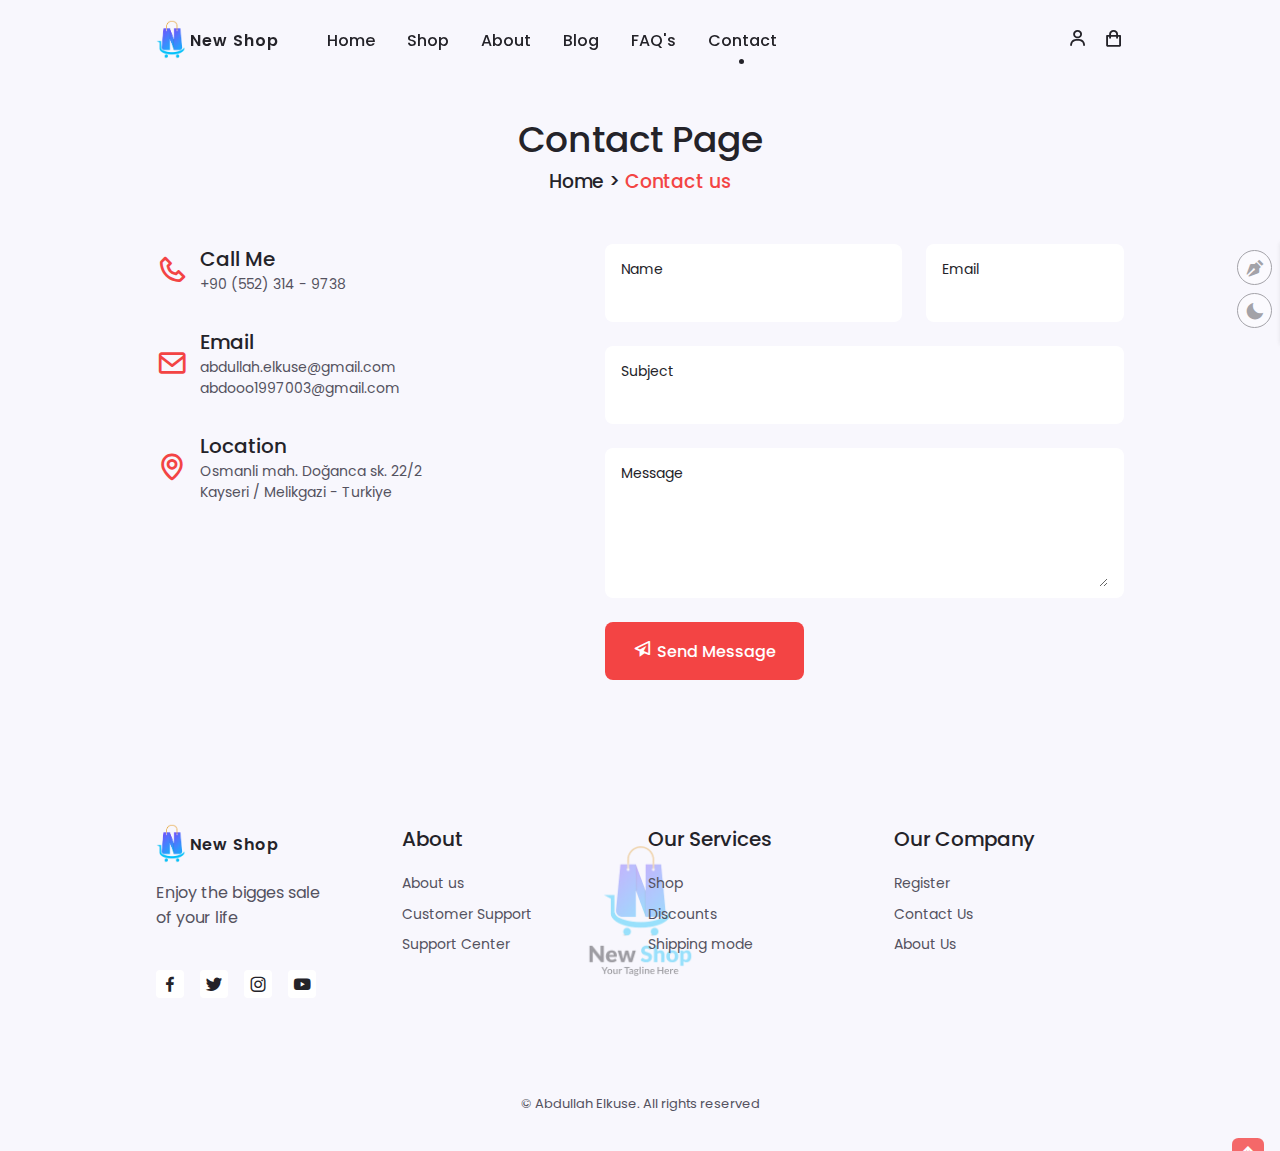
<file: contact.html>
<!DOCTYPE html>
<html lang="en">
<head>
    <meta charset="UTF-8">
    <meta http-equiv="X-UA-Compatible" content="IE=edge">
    <meta name="viewport" content="width=device-width, initial-scale=1.0">
    <!-- BOXICONS -->
    <link href="https://unpkg.com/boxicons@2.1.4/css/boxicons.min.css" rel="stylesheet">


    <!-- SWIPER CSS -->
    <link rel="stylesheet" href="assets/css/swiper-bundle.min.css">

    <!-- CSS -->
    <link rel="stylesheet" href="assets/css/style.css">
    <link rel="stylesheet" class="js-color-style" href="assets/css/colors/color-1.css">


    <!-- FAVICON -->
    <link rel="shortcut icon" href="assets/imgs/logo-color.png" type="image/x-icon">
    <title>NewShop | Contact</title>
</head>
<body>
    <!-- ======================== HEADER ===========================  -->
    <header class="header" id="header">
        <nav class="nav container">
            <a href="index.html" class="nav__logo">
                <!-- <i class="bx bxs-shopping-bags nav__logo-icon"></i>  -->
                <img src="assets/imgs/logo-color.png" class="nav__logo-icon" alt="">
                New Shop
            </a>

            <div class="nav__menu" id="nav-menu">
                <ul class="nav__list">
                    <li class="nav__item">
                        <a href="index.html" class="nav__link ">Home</a>
                    </li>

                    <li class="nav__item">
                        <a href="shop.html" class="nav__link ">Shop</a>
                    </li>

                    <li class="nav__item">
                        <a href="about.html" class="nav__link">About</a>
                    </li>

                    <li class="nav__item">
                        <a href="blog.html" class="nav__link">Blog</a>
                    </li>
                    
                    <li class="nav__item">
                        <a href="faq.html" class="nav__link">FAQ's</a>
                    </li>
                    
                    <li class="nav__item">
                        <a href="contact.html" class="nav__link active-link">Contact</a>
                    </li>
                </ul>
                <div class="nav__close" id="nav-close">
                    <i class="bx bx-x"></i>
                </div>
            </div>

            <div class="nav__btns">
                <div class="login__toggle" id="login-button">
                    <i class="bx bx-user"></i>
                </div>
                
                <div class="nav__shop" id="cart-shop">
                    <i class="bx bx-shopping-bag"></i>
                </div>

                <div class="nav__toggle" id="nav-toggle">
                    <i class="bx bx-grid-alt"></i>
                </div>

            </div>
        </nav>
    </header>


    <!-- ======================== CART ===========================  -->
    <div class="cart" id="cart">
        <i class="bx bx-x cart__close" id="cart-close"></i>

        <h2 class="cart__title-center">My Cart</h2>

        <div class="cart__container">
            <article class="cart__card">
                <div class="cart__box">
                    <img src="assets/imgs/cart-1.png" class="cart__img" alt="">
                </div>

                <div class="cart__details">
                    <h3 class="cart__title">Windbreaker</h3>
                    <span class="cart__price">$12</span>

                    <div class="cart__amount">
                        <div class="cart__amount-content">
                            <span class="cart__amount-box">
                                <i class="bx bx-minus"></i>
                            </span>
                            
                            <span class="cart__amount-number">1</span>

                            <span class="cart__amount-box">
                                <i class="bx bx-plus"></i>
                            </span>
                        </div>
                        <i class="bx bx-trash-alt cart__amount-trash"></i>
                    </div>
                </div>
            </article>

            <article class="cart__card">
                <div class="cart__box">
                    <img src="assets/imgs/cart-2.png" class="cart__img" alt="">
                </div>

                <div class="cart__details">
                    <h3 class="cart__title">Casual Hoodie</h3>
                    <span class="cart__price">$12</span>

                    <div class="cart__amount">
                        <div class="cart__amount-content">
                            <span class="cart__amount-box">
                                <i class="bx bx-minus"></i>
                            </span>
                            
                            <span class="cart__amount-number">1</span>

                            <span class="cart__amount-box">
                                <i class="bx bx-plus"></i>
                            </span>
                        </div>
                        <i class="bx bx-trash-alt cart__amount-trash"></i>
                    </div>
                </div>
            </article>

            <article class="cart__card">
                <div class="cart__box">
                    <img src="assets/imgs/cart-3.png" class="cart__img" alt="">
                </div>

                <div class="cart__details">
                    <h3 class="cart__title">Modern Spring Jacket</h3>
                    <span class="cart__price">$12</span>

                    <div class="cart__amount">
                        <div class="cart__amount-content">
                            <span class="cart__amount-box">
                                <i class="bx bx-minus"></i>
                            </span>
                            
                            <span class="cart__amount-number">1</span>

                            <span class="cart__amount-box">
                                <i class="bx bx-plus"></i>
                            </span>
                        </div>
                        <i class="bx bx-trash-alt cart__amount-trash"></i>
                    </div>
                </div>
            </article>
        </div>
        
        <div class="cart__prices">
            <span class="cart__prices-item">3 - items</span>
            <span class="cart__prices-total">$36</span>
        </div>
    </div>


    <!-- ======================== LOGIN ===========================  -->
    <div class="login" id="login">
        <i class="login__close bx bx-x" id="login-close"></i>

        <h2 class="login__title-center">Login</h2>
        <form action="" class="login__form grid">
            <div class="login__content">
                <label for="email" class="login__label">Email</label>
                <input type="email" name="email" id="login-email" class="login__input" autocomplete="email">
            </div>

            <div class="login__content">
                <label for="password" class="login__label">Password</label>
                <input type="password" name="password" id="login-password" class="login__input" autocomplete="current-password">
            </div>

            <div>
                <a href="#" class="button">Sign In</a>
            </div>

            <div>
                <p class="signup">Not a member?  <a href="registration.html">Sign up now</a></p>
            </div>
        </form>
    </div>


    <!-- ======================== MAIN ===========================  -->
    <main class="main">
        <!-- ======================== CONTACT US ===========================  -->
        <section class="faq section container">
            <h2 class="breadcrumb__title">Contact Page</h2>
            <h3 class="breadcrumb__subtitle">Home &#62;  <span>Contact us</span></h3>

            <div class="contact__container grid">
                <div>
                    <div class="contact__information">
                        <i class="bx contact__icon bx-phone"></i>
                        <div>
                            <h3 class="contact__title">Call Me</h3>
                            <span class="contact__subtitle"> +90 (552) 314 - 9738</span>
                        </div>
                    </div>

                    <div class="contact__information">
                        <i class="bx contact__icon bx-envelope"></i>
                        <div>
                            <h3 class="contact__title">Email</h3>
                            <span class="contact__subtitle"> abdullah.elkuse@gmail.com</span>
                            <span class="contact__subtitle"> abdooo1997003@gmail.com</span>
                        </div>
                    </div>

                    <div class="contact__information">
                        <i class="bx contact__icon bx-map"></i>
                        <div>
                            <h3 class="contact__title">Location</h3>
                            <span class="contact__subtitle"> Osmanli mah. Doğanca sk. 22/2 <br> Kayseri / Melikgazi - Turkiye</span>
                        </div>
                    </div>
                </div>

                <form action="" class="contact__form grid">
                    <div class="contact__inputs grid">
                        <div class="contact__content">
                            <label for="contact-name" class="contact__label">Name</label>
                            <input type="text" name="contact-name" id="contact-name" class="contact__input" autocomplete="name">
                        </div>
                        <div class="contact__content">
                            <label for="contact-email" class="contact__label">Email</label>
                            <input type="email" name="contact-email" id="contact-email" class="contact__input" autocomplete="email">
                        </div>
                    </div>

                    <div class="contact__content">
                        <label for="contact-subject" class="contact__label">Subject</label>
                        <input type="text" name="contact-subject" id="contact-subject" class="contact__input" autocomplete="off">
                    </div>

                    <div class="contact__content">
                        <label for="contact-message" class="contact__label">Message</label>
                        <textarea name="contact-message" id="contact-message" rows="5" class="contact__input"></textarea>
                    </div>

                    <div>
                        <a href="#" class="button">
                            <i class="button__icon bx bx-paper-plane"></i>
                            Send Message</a>
                    </div>
                </form>
            </div>
        </section>

    </main>


    <!-- ======================== FOOTER ===========================  -->
    <footer class="footer section ">
        <div class="footer__container container grid footer">
            <!-- FOOTER CONTENT 1 -->
            <div class="footer__content">
                <a href="#" class="footer__logo">
                    <img src="assets/imgs/logo-color.png" class="footer__logo-icon" alt="">
                    New Shop
                </a>

                <p class="footer__description">Enjoy the bigges sale <br> of your life</p>

                <div class="footer__social">
                    <a href="" class="footer__social-link"><i class="bx footer__social-icon bxl-facebook"></i></a>
                    <a href="" class="footer__social-link"><i class="bx footer__social-icon bxl-twitter"></i></a>
                    <a href="" class="footer__social-link"><i class="bx footer__social-icon bxl-instagram"></i></a>
                    <a href="" class="footer__social-link"><i class="bx footer__social-icon bxl-youtube"></i></a>
                </div>
            </div>

            <!-- FOOTER CONTENT 2 -->
            <div class="footer__content">
                <h3 class="footer__title">About</h3>

                <ul class="footer__links">
                    <li><a href="#" class="footer__link">About us</a></li>
                    <li><a href="#" class="footer__link">Customer Support</a></li>
                    <li><a href="#" class="footer__link">Support Center</a></li>
                </ul>
            </div>

            <!-- FOOTER CONTENT 3 -->
            <div class="footer__content">
                <h3 class="footer__title">Our Services</h3>

                <ul class="footer__links">
                    <li><a href="#" class="footer__link">Shop</a></li>
                    <li><a href="#" class="footer__link">Discounts</a></li>
                    <li><a href="#" class="footer__link">Shipping mode</a></li>
                </ul>
            </div>

            <!-- FOOTER CONTENT 4 -->
            <div class="footer__content">
                <h3 class="footer__title">Our Company</h3>

                <ul class="footer__links">
                    <li><a href="#" class="footer__link">Register</a></li>
                    <li><a href="#" class="footer__link">Contact Us</a></li>
                    <li><a href="#" class="footer__link">About Us</a></li>
                </ul>
            </div>            
        </div>
        <span class="footer__copy">&#169; Abdullah Elkuse. All rights reserved</span>
    </footer>
    <!-- ======================== SCROLL UP ===========================  -->
    <a href="#" class="scrollup" id="scroll-up">
        <i class="scrollup__icon bx bx-up-arrow-alt"></i>
    </a>
     <!-- ======================== STYLE SWITCHER ===========================  -->
     <div class="style__switcher">
        <div class=" s__icon">
            <i class="bx bxs-pen style__switcher-toggler"></i>
            <i class="bx bxs-moon day__night"></i>
        </div>
        <h4>Theme Colors </h4>
        <div class="theme__colors js-theme-colors">
            <button type="button" data-js-theme-color="color-1" class="js-theme-colors-item theme__button color-1 active"><i class="bx bx-check"></i></button>
            <button type="button" data-js-theme-color="color-2" class="js-theme-colors-item theme__button color-2"><i class="bx bx-check"></i></button>
            <button type="button" data-js-theme-color="color-3" class="js-theme-colors-item theme__button color-3"><i class="bx bx-check"></i></button>
            <button type="button" data-js-theme-color="color-4" class="js-theme-colors-item theme__button color-4"><i class="bx bx-check"></i></button>
            <button type="button" data-js-theme-color="color-5" class="js-theme-colors-item theme__button color-5"><i class="bx bx-check"></i></button>
        </div>   
    </div>

    <script src="assets/js/swiper-bundle.min.js"></script>
    <script src="assets/js/main.js"></script>
</body>
</html>
</file>
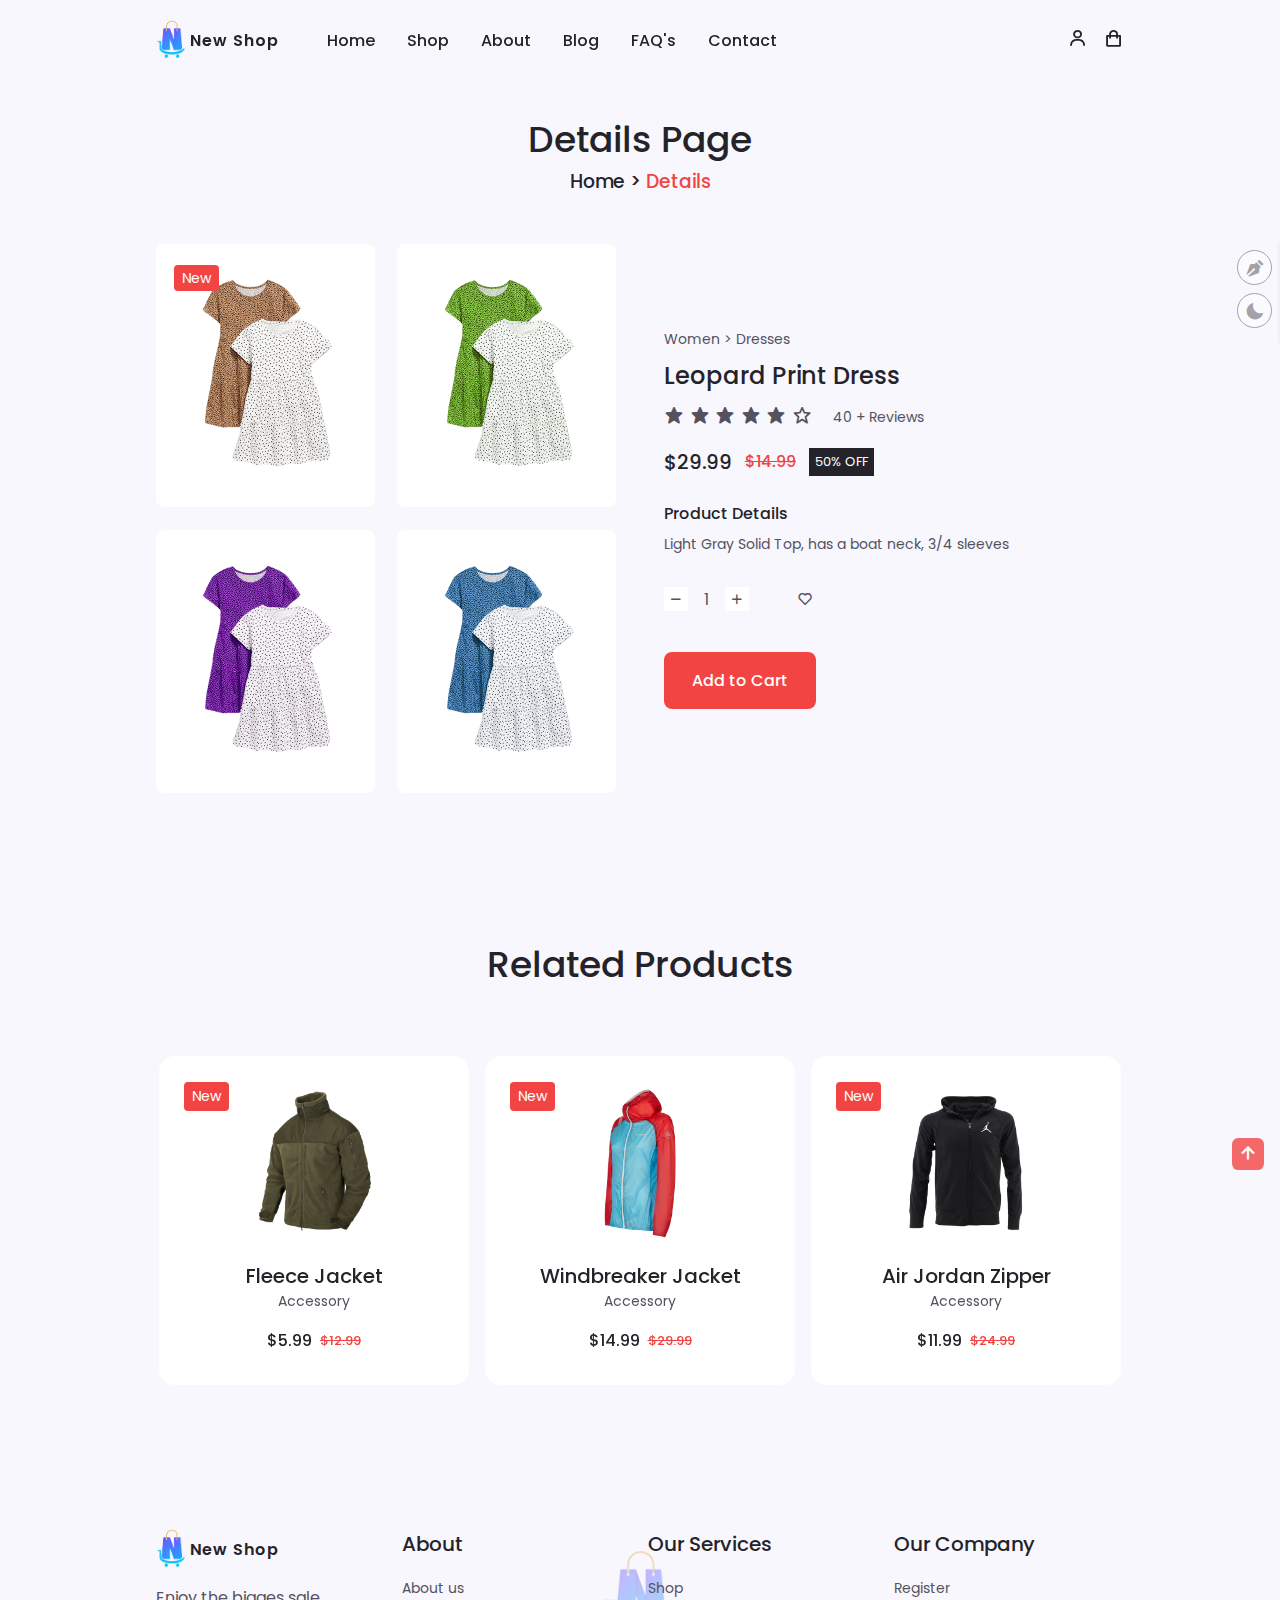
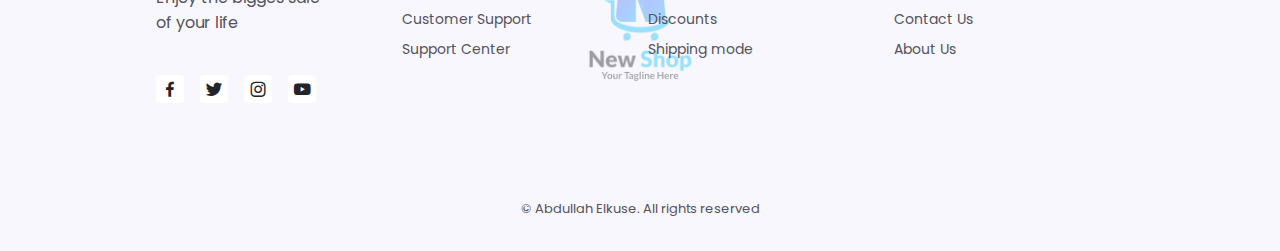
<file: details.html>
<!DOCTYPE html>
<html lang="en">
<head>
    <meta charset="UTF-8">
    <meta http-equiv="X-UA-Compatible" content="IE=edge">
    <meta name="viewport" content="width=device-width, initial-scale=1.0">
    <!-- BOXICONS -->
    <link href="https://unpkg.com/boxicons@2.1.4/css/boxicons.min.css" rel="stylesheet">


    <!-- SWIPER CSS -->
    <link rel="stylesheet" href="assets/css/swiper-bundle.min.css">

    <!-- CSS -->
    <link rel="stylesheet" href="assets/css/style.css">
    <link rel="stylesheet" class="js-color-style" href="assets/css/colors/color-1.css">

    <!-- FAVICON -->
    <link rel="shortcut icon" href="assets/imgs/logo-color.png" type="image/x-icon">
    <title>NewShop</title>
</head>
<body>
    <!-- ======================== HEADER ===========================  -->
    <header class="header" id="header">
        <nav class="nav container">
            <a href="index.html" class="nav__logo">
                <!-- <i class="bx bxs-shopping-bags nav__logo-icon"></i>  -->
                <img src="assets/imgs/logo-color.png" class="nav__logo-icon" alt="">
                New Shop
            </a>

            <div class="nav__menu" id="nav-menu">
                <ul class="nav__list">
                    <li class="nav__item">
                        <a href="index.html" class="nav__link ">Home</a>
                    </li>

                    <li class="nav__item">
                        <a href="shop.html" class="nav__link">Shop</a>
                    </li>

                    <li class="nav__item">
                        <a href="about.html" class="nav__link">About</a>
                    </li>

                    <li class="nav__item">
                        <a href="blog.html" class="nav__link">Blog</a>
                    </li>
                    
                    <li class="nav__item">
                        <a href="faq.html" class="nav__link">FAQ's</a>
                    </li>
                    
                    <li class="nav__item">
                        <a href="contact.html" class="nav__link">Contact</a>
                    </li>
                </ul>
                <div class="nav__close" id="nav-close">
                    <i class="bx bx-x"></i>
                </div>
            </div>

            <div class="nav__btns">
                <div class="login__toggle" id="login-button">
                    <i class="bx bx-user"></i>
                </div>
                
                <div class="nav__shop" id="cart-shop">
                    <i class="bx bx-shopping-bag"></i>
                </div>

                <div class="nav__toggle" id="nav-toggle">
                    <i class="bx bx-grid-alt"></i>
                </div>

            </div>
        </nav>
    </header>


    <!-- ======================== CART ===========================  -->
    <div class="cart" id="cart">
        <i class="bx bx-x cart__close" id="cart-close"></i>

        <h2 class="cart__title-center">My Cart</h2>

        <div class="cart__container">
            <article class="cart__card">
                <div class="cart__box">
                    <img src="assets/imgs/cart-1.png" class="cart__img" alt="">
                </div>

                <div class="cart__details">
                    <h3 class="cart__title">Windbreaker</h3>
                    <span class="cart__price">$12</span>

                    <div class="cart__amount">
                        <div class="cart__amount-content">
                            <span class="cart__amount-box">
                                <i class="bx bx-minus"></i>
                            </span>
                            
                            <span class="cart__amount-number">1</span>

                            <span class="cart__amount-box">
                                <i class="bx bx-plus"></i>
                            </span>
                        </div>
                        <i class="bx bx-trash-alt cart__amount-trash"></i>
                    </div>
                </div>
            </article>

            <article class="cart__card">
                <div class="cart__box">
                    <img src="assets/imgs/cart-2.png" class="cart__img" alt="">
                </div>

                <div class="cart__details">
                    <h3 class="cart__title">Casual Hoodie</h3>
                    <span class="cart__price">$12</span>

                    <div class="cart__amount">
                        <div class="cart__amount-content">
                            <span class="cart__amount-box">
                                <i class="bx bx-minus"></i>
                            </span>
                            
                            <span class="cart__amount-number">1</span>

                            <span class="cart__amount-box">
                                <i class="bx bx-plus"></i>
                            </span>
                        </div>
                        <i class="bx bx-trash-alt cart__amount-trash"></i>
                    </div>
                </div>
            </article>

            <article class="cart__card">
                <div class="cart__box">
                    <img src="assets/imgs/cart-3.png" class="cart__img" alt="">
                </div>

                <div class="cart__details">
                    <h3 class="cart__title">Modern Spring Jacket</h3>
                    <span class="cart__price">$12</span>

                    <div class="cart__amount">
                        <div class="cart__amount-content">
                            <span class="cart__amount-box">
                                <i class="bx bx-minus"></i>
                            </span>
                            
                            <span class="cart__amount-number">1</span>

                            <span class="cart__amount-box">
                                <i class="bx bx-plus"></i>
                            </span>
                        </div>
                        <i class="bx bx-trash-alt cart__amount-trash"></i>
                    </div>
                </div>
            </article>
        </div>
        
        <div class="cart__prices">
            <span class="cart__prices-item">3 - items</span>
            <span class="cart__prices-total">$36</span>
        </div>
    </div>


    <!-- ======================== LOGIN ===========================  -->
    <div class="login" id="login">
        <i class="login__close bx bx-x" id="login-close"></i>

        <h2 class="login__title-center">Login</h2>
        <form action="" class="login__form grid">
            <div class="login__content">
                <label for="email" class="login__label">Email</label>
                <input type="email" name="email" id="login-email" class="login__input" autocomplete="email">
            </div>

            <div class="login__content">
                <label for="password" class="login__label">Password</label>
                <input type="password" name="password" id="login-password" class="login__input" autocomplete="current-password">
            </div>

            <div>
                <a href="#" class="button">Sign In</a>
            </div>

            <div>
                <p class="signup">Not a member?  <a href="registration.html">Sign up now</a></p>
            </div>
        </form>
    </div>


    <!-- ======================== MAIN ===========================  -->
    <main class="main">
        <!-- ======================== DETAILS ===========================  -->
        <section class="details section container">
            <h2 class="breadcrumb__title">Details Page</h2>
            <h3 class="breadcrumb__subtitle">Home &#62;  <span>Details</span></h3>

            <div class="details__container grid">
                <div class="products__images grid">
                    <div class="product__img">
                        <div class="details__img-tag">New</div>
                        <img src="assets/imgs/details-1.png" alt="details-1">
                    </div>
                    <div class="product__img">
                        <img src="assets/imgs/details-2.png" alt="details-2">
                    </div>
                    <div class="product__img">
                        <img src="assets/imgs/details-3.png" alt="details-3">
                    </div>
                    <div class="product__img">
                        <img src="assets/imgs/details-4.png" alt="details-4">
                    </div>

                </div>
                <div class="products__info">
                    <p class="details__subtitle">Women &#62; Dresses </p>
                    <h3 class="details__title">Leopard Print Dress</h3>

                    <div class="rating">
                        <div class="stars">
                            <i class="bx bxs-star"></i>
                            <i class="bx bxs-star"></i>
                            <i class="bx bxs-star"></i>
                            <i class="bx bxs-star"></i>
                            <i class="bx bxs-star"></i>
                            <i class="bx bx-star"></i>
                        </div>
                        <span class="reviews__count">40 + Reviews</span>
                    </div>

                    <div class="details__prices">
                        <span class="details__price">$29.99</span>
                        <span class="details__discount">$14.99</span>
                        <span class="discount__percentage">50% OFF</span>
                    </div>

                    <div class="details__description">
                        <h3 class="description__title">Product Details</h3>
                        <div class="description__details">
                            <p>Light Gray Solid Top, has a boat neck, 3/4 sleeves</p>
                        </div>
                    </div>

                    <div class="cart__amount">
                        <div class="cart__amount-content">
                            <span class="cart__amount-box">
                                <i class="bx bx-minus"></i>
                            </span>
                            
                            <span class="cart__amount-number">1</span>

                            <span class="cart__amount-box">
                                <i class="bx bx-plus"></i>
                            </span>
                        </div>
                        <i class="bx bx-heart cart__amount-heart"></i>
                    </div>

                    <a href="#" class="button">Add to Cart</a>

                </div>
            </div>
        </section>
        
        <!-- ======================== RELATED PRODUCTS ===========================  -->
        <section class="related__products section">
            <h2 class="section__title">Related Products</h2>

            <div class="new__container container">
                <div class="swiper new-swiper">
                    <div class="swiper-wrapper">
                        <!-- NEW CONTENT 1 -->
                        <div class="new__content swiper-slide">
                            <div class="new__tag">New</div>
                            <img src="assets/imgs/new-1.png" alt="new-1" class="new__img">
                            <h3 class="new__title">Windbreaker Jacket</h3>
                            <span class="new__subtitle">Accessory</span>

                            <div class="new__prices">
                                <span class="new__price">$14.99</span>
                                <span class="new__discount">$29.99</span>
                            </div>

                            <a href="details.html" class="button new__button">
                                <i class="bx new__icon bx-cart-alt"></i>
                            </a>
                        </div>

                        <!-- NEW CONTENT 2 -->
                        <div class="new__content swiper-slide">
                            <div class="new__tag">New</div>
                            <img src="assets/imgs/new-2.png" alt="new-1" class="new__img">
                            <h3 class="new__title">Air Jordan Zipper</h3>
                            <span class="new__subtitle">Accessory</span>

                            <div class="new__prices">
                                <span class="new__price">$11.99</span>
                                <span class="new__discount">$24.99</span>
                            </div>

                            <a href="details.html" class="button new__button">
                                <i class="bx new__icon bx-cart-alt"></i>
                            </a>
                        </div>

                        <!-- NEW CONTENT 3 -->
                        <div class="new__content swiper-slide">
                            <div class="new__tag">New</div>
                            <img src="assets/imgs/new-3.png" alt="new-1" class="new__img">
                            <h3 class="new__title">Fur Jacket</h3>
                            <span class="new__subtitle">Accessory</span>

                            <div class="new__prices">
                                <span class="new__price">$4.99</span>
                                <span class="new__discount">$9.99</span>
                            </div>

                            <a href="details.html" class="button new__button">
                                <i class="bx new__icon bx-cart-alt"></i>
                            </a>
                        </div>

                        <!-- NEW CONTENT 4 -->
                        <div class="new__content swiper-slide">
                            <div class="new__tag">New</div>
                            <img src="assets/imgs/new-4.png" alt="new-1" class="new__img">
                            <h3 class="new__title">Fleece Jacket</h3>
                            <span class="new__subtitle">Accessory</span>

                            <div class="new__prices">
                                <span class="new__price">$24.99</span>
                                <span class="new__discount">$44.99</span>
                            </div>

                            <a href="details.html" class="button new__button">
                                <i class="bx new__icon bx-cart-alt"></i>
                            </a>
                        </div>

                        <!-- NEW CONTENT 5 -->
                        <div class="new__content swiper-slide">
                            <div class="new__tag">New</div>
                            <img src="assets/imgs/new-5.png" alt="new-1" class="new__img">
                            <h3 class="new__title">Nike Hoodie</h3>
                            <span class="new__subtitle">Accessory</span>

                            <div class="new__prices">
                                <span class="new__price">$7.99</span>
                                <span class="new__discount">$14.99</span>
                            </div>

                            <a href="details.html" class="button new__button">
                                <i class="bx new__icon bx-cart-alt"></i>
                            </a>
                        </div>

                        <!-- NEW CONTENT 6 -->
                        <div class="new__content swiper-slide">
                            <div class="new__tag">New</div>
                            <img src="assets/imgs/new-6.png" alt="new-1" class="new__img">
                            <h3 class="new__title">Fleece Jacket</h3>
                            <span class="new__subtitle">Accessory</span>

                            <div class="new__prices">
                                <span class="new__price">$5.99</span>
                                <span class="new__discount">$12.99</span>
                            </div>

                            <a href="details.html" class="button new__button">
                                <i class="bx new__icon bx-cart-alt"></i>
                            </a>
                        </div>
                    </div>
                </div>
            </div>
        </section>

    </main>


    <!-- ======================== FOOTER ===========================  -->
    <footer class="footer section ">
        <div class="footer__container container grid footer">
            <!-- FOOTER CONTENT 1 -->
            <div class="footer__content">
                <a href="#" class="footer__logo">
                    <img src="assets/imgs/logo-color.png" class="footer__logo-icon" alt="">
                    New Shop
                </a>

                <p class="footer__description">Enjoy the bigges sale <br> of your life</p>

                <div class="footer__social">
                    <a href="" class="footer__social-link"><i class="bx footer__social-icon bxl-facebook"></i></a>
                    <a href="" class="footer__social-link"><i class="bx footer__social-icon bxl-twitter"></i></a>
                    <a href="" class="footer__social-link"><i class="bx footer__social-icon bxl-instagram"></i></a>
                    <a href="" class="footer__social-link"><i class="bx footer__social-icon bxl-youtube"></i></a>
                </div>
            </div>

            <!-- FOOTER CONTENT 2 -->
            <div class="footer__content">
                <h3 class="footer__title">About</h3>

                <ul class="footer__links">
                    <li><a href="#" class="footer__link">About us</a></li>
                    <li><a href="#" class="footer__link">Customer Support</a></li>
                    <li><a href="#" class="footer__link">Support Center</a></li>
                </ul>
            </div>

            <!-- FOOTER CONTENT 3 -->
            <div class="footer__content">
                <h3 class="footer__title">Our Services</h3>

                <ul class="footer__links">
                    <li><a href="#" class="footer__link">Shop</a></li>
                    <li><a href="#" class="footer__link">Discounts</a></li>
                    <li><a href="#" class="footer__link">Shipping mode</a></li>
                </ul>
            </div>

            <!-- FOOTER CONTENT 4 -->
            <div class="footer__content">
                <h3 class="footer__title">Our Company</h3>

                <ul class="footer__links">
                    <li><a href="#" class="footer__link">Register</a></li>
                    <li><a href="#" class="footer__link">Contact Us</a></li>
                    <li><a href="#" class="footer__link">About Us</a></li>
                </ul>
            </div>            
        </div>
        <span class="footer__copy">&#169; Abdullah Elkuse. All rights reserved</span>
    </footer>
    <!-- ======================== LIGHT BOX ===========================  -->
    <div class="lightbox">
        <div class="lightbox__content">
            <div class="lightbox__close">
                <i class="bx bx-x"></i>
            </div>
            <img src="assets/imgs/details-2.png" alt="details-2" class="lightbox__img">
            <div class="lightbox__caption">
                <div class="caption__text">NewShop</div>
                <div class="caption__counter"> 1 of 4</div>
            </div>
        </div>
        <div class="lightbox__controls">
            <div class="prev__item" onclick="prevItem()"><i class="bx bx-chevron-left"></i></div>
            <div class="next__item" onclick="nextItem()"><i class="bx bx-chevron-right"></i></div>
        </div>
    </div>
    <!-- ======================== SCROLL UP ===========================  -->
    <a href="#" class="scrollup" id="scroll-up">
        <i class="scrollup__icon bx bx-up-arrow-alt"></i>
    </a>
     <!-- ======================== STYLE SWITCHER ===========================  -->
     <div class="style__switcher">
        <div class=" s__icon">
            <i class="bx bxs-pen style__switcher-toggler"></i>
            <i class="bx bxs-moon day__night"></i>
        </div>
        <h4>Theme Colors </h4>
        <div class="theme__colors js-theme-colors">
            <button type="button" data-js-theme-color="color-1" class="js-theme-colors-item theme__button color-1 active"><i class="bx bx-check"></i></button>
            <button type="button" data-js-theme-color="color-2" class="js-theme-colors-item theme__button color-2"><i class="bx bx-check"></i></button>
            <button type="button" data-js-theme-color="color-3" class="js-theme-colors-item theme__button color-3"><i class="bx bx-check"></i></button>
            <button type="button" data-js-theme-color="color-4" class="js-theme-colors-item theme__button color-4"><i class="bx bx-check"></i></button>
            <button type="button" data-js-theme-color="color-5" class="js-theme-colors-item theme__button color-5"><i class="bx bx-check"></i></button>
        </div>   
    </div>
    <script src="assets/js/lightbox.js"></script> <!-- lightbox -->
    
    <script src="assets/js/swiper-bundle.min.js"></script>
    <script src="assets/js/main.js"></script>
</body>
</html>
</file>
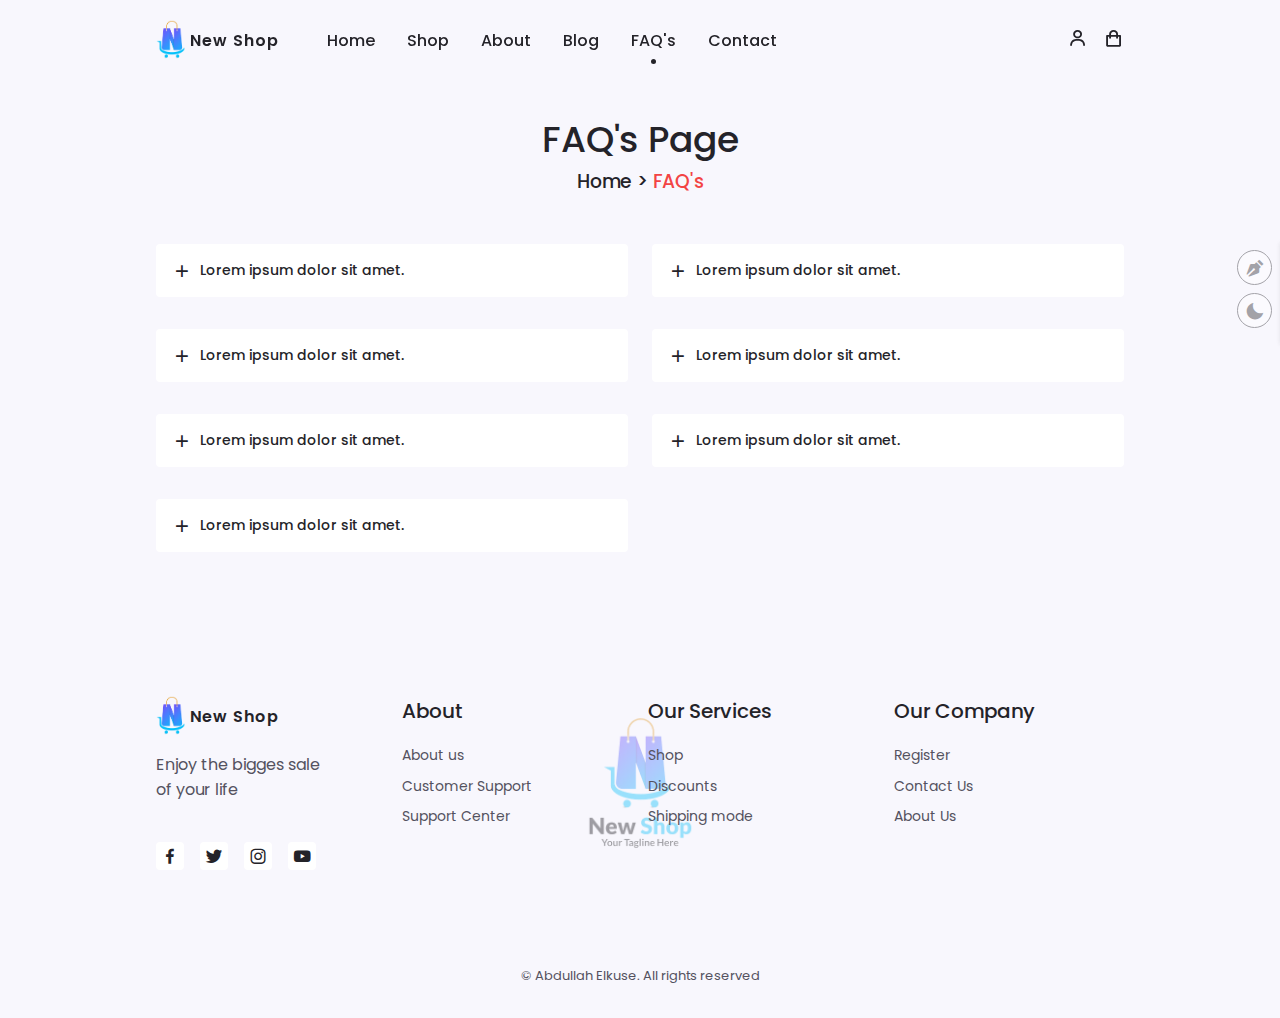
<file: faq.html>
<!DOCTYPE html>
<html lang="en">
<head>
    <meta charset="UTF-8">
    <meta http-equiv="X-UA-Compatible" content="IE=edge">
    <meta name="viewport" content="width=device-width, initial-scale=1.0">
    <!-- BOXICONS -->
    <link href="https://unpkg.com/boxicons@2.1.4/css/boxicons.min.css" rel="stylesheet">


    <!-- SWIPER CSS -->
    <link rel="stylesheet" href="assets/css/swiper-bundle.min.css">

    <!-- CSS -->
    <link rel="stylesheet" href="assets/css/style.css">
    <link rel="stylesheet" class="js-color-style" href="assets/css/colors/color-1.css">

    <!-- FAVICON -->
    <link rel="shortcut icon" href="assets/imgs/logo-color.png" type="image/x-icon">
    <title>NewShop | FAQ's</title>
</head>
<body>
    <!-- ======================== HEADER ===========================  -->
    <header class="header" id="header">
        <nav class="nav container">
            <a href="index.html" class="nav__logo">
                <!-- <i class="bx bxs-shopping-bags nav__logo-icon"></i>  -->
                <img src="assets/imgs/logo-color.png" class="nav__logo-icon" alt="">
                New Shop
            </a>

            <div class="nav__menu" id="nav-menu">
                <ul class="nav__list">
                    <li class="nav__item">
                        <a href="index.html" class="nav__link ">Home</a>
                    </li>

                    <li class="nav__item">
                        <a href="shop.html" class="nav__link ">Shop</a>
                    </li>

                    <li class="nav__item">
                        <a href="about.html" class="nav__link">About</a>
                    </li>

                    <li class="nav__item">
                        <a href="blog.html" class="nav__link">Blog</a>
                    </li>
                    
                    <li class="nav__item">
                        <a href="faq.html" class="nav__link active-link">FAQ's</a>
                    </li>
                    
                    <li class="nav__item">
                        <a href="contact.html" class="nav__link">Contact</a>
                    </li>
                </ul>
                <div class="nav__close" id="nav-close">
                    <i class="bx bx-x"></i>
                </div>
            </div>

            <div class="nav__btns">
                <div class="login__toggle" id="login-button">
                    <i class="bx bx-user"></i>
                </div>
                
                <div class="nav__shop" id="cart-shop">
                    <i class="bx bx-shopping-bag"></i>
                </div>

                <div class="nav__toggle" id="nav-toggle">
                    <i class="bx bx-grid-alt"></i>
                </div>

            </div>
        </nav>
    </header>


    <!-- ======================== CART ===========================  -->
    <div class="cart" id="cart">
        <i class="bx bx-x cart__close" id="cart-close"></i>

        <h2 class="cart__title-center">My Cart</h2>

        <div class="cart__container">
            <article class="cart__card">
                <div class="cart__box">
                    <img src="assets/imgs/cart-1.png" class="cart__img" alt="">
                </div>

                <div class="cart__details">
                    <h3 class="cart__title">Windbreaker</h3>
                    <span class="cart__price">$12</span>

                    <div class="cart__amount">
                        <div class="cart__amount-content">
                            <span class="cart__amount-box">
                                <i class="bx bx-minus"></i>
                            </span>
                            
                            <span class="cart__amount-number">1</span>

                            <span class="cart__amount-box">
                                <i class="bx bx-plus"></i>
                            </span>
                        </div>
                        <i class="bx bx-trash-alt cart__amount-trash"></i>
                    </div>
                </div>
            </article>

            <article class="cart__card">
                <div class="cart__box">
                    <img src="assets/imgs/cart-2.png" class="cart__img" alt="">
                </div>

                <div class="cart__details">
                    <h3 class="cart__title">Casual Hoodie</h3>
                    <span class="cart__price">$12</span>

                    <div class="cart__amount">
                        <div class="cart__amount-content">
                            <span class="cart__amount-box">
                                <i class="bx bx-minus"></i>
                            </span>
                            
                            <span class="cart__amount-number">1</span>

                            <span class="cart__amount-box">
                                <i class="bx bx-plus"></i>
                            </span>
                        </div>
                        <i class="bx bx-trash-alt cart__amount-trash"></i>
                    </div>
                </div>
            </article>

            <article class="cart__card">
                <div class="cart__box">
                    <img src="assets/imgs/cart-3.png" class="cart__img" alt="">
                </div>

                <div class="cart__details">
                    <h3 class="cart__title">Modern Spring Jacket</h3>
                    <span class="cart__price">$12</span>

                    <div class="cart__amount">
                        <div class="cart__amount-content">
                            <span class="cart__amount-box">
                                <i class="bx bx-minus"></i>
                            </span>
                            
                            <span class="cart__amount-number">1</span>

                            <span class="cart__amount-box">
                                <i class="bx bx-plus"></i>
                            </span>
                        </div>
                        <i class="bx bx-trash-alt cart__amount-trash"></i>
                    </div>
                </div>
            </article>
        </div>
        
        <div class="cart__prices">
            <span class="cart__prices-item">3 - items</span>
            <span class="cart__prices-total">$36</span>
        </div>
    </div>


    <!-- ======================== LOGIN ===========================  -->
    <div class="login" id="login">
        <i class="login__close bx bx-x" id="login-close"></i>

        <h2 class="login__title-center">Login</h2>
        <form action="" class="login__form grid">
            <div class="login__content">
                <label for="email" class="login__label">Email</label>
                <input type="email" name="email" id="login-email" class="login__input" autocomplete="email">
            </div>

            <div class="login__content">
                <label for="password" class="login__label">Password</label>
                <input type="password" name="password" id="login-password" class="login__input" autocomplete="current-password">
            </div>

            <div>
                <a href="#" class="button">Sign In</a>
            </div>

            <div>
                <p class="signup">Not a member?  <a href="registration.html">Sign up now</a></p>
            </div>
        </form>
    </div>


    <!-- ======================== MAIN ===========================  -->
    <main class="main">
        <!-- ======================== FAQ ===========================  -->
        <section class="faq section container">
            <h2 class="breadcrumb__title">FAQ's Page</h2>
            <h3 class="breadcrumb__subtitle">Home &#62;  <span>FAQ's</span></h3>

            <div class="questions__container grid">
                <div class="questions__group">
                    <!-- QUESTION - 1 -->
                    <div class="questions__item">
                        <header class="questions__header">
                            <i class="bx bx-plus questions__icon"></i>
                            <h3 class="questions__item-title">Lorem ipsum dolor sit amet.</h3>
                        </header>

                        <div class="questions__content">
                            <p class="questions__desription">Lorem ipsum dolor sit amet consectetur adipisicing elit. Nam assumenda ea ducimus eligendi officia, exercitationem maiores.</p>
                        </div>
                    </div>
                    <!-- QUESTION - 2 -->
                    <div class="questions__item">
                        <header class="questions__header">
                            <i class="bx bx-plus questions__icon"></i>
                            <h3 class="questions__item-title">Lorem ipsum dolor sit amet.</h3>
                        </header>

                        <div class="questions__content">
                            <p class="questions__desription">Lorem ipsum dolor sit amet consectetur adipisicing elit. Nam assumenda ea ducimus eligendi officia, exercitationem maiores.</p>
                        </div>
                    </div>
                    <!-- QUESTION - 3 -->
                    <div class="questions__item">
                        <header class="questions__header">
                            <i class="bx bx-plus questions__icon"></i>
                            <h3 class="questions__item-title">Lorem ipsum dolor sit amet.</h3>
                        </header>

                        <div class="questions__content">
                            <p class="questions__desription">Lorem ipsum dolor sit amet consectetur adipisicing elit. Nam assumenda ea ducimus eligendi officia, exercitationem maiores.</p>
                        </div>
                    </div>
                    <!-- QUESTION - 4 -->
                    <div class="questions__item">
                        <header class="questions__header">
                            <i class="bx bx-plus questions__icon"></i>
                            <h3 class="questions__item-title">Lorem ipsum dolor sit amet.</h3>
                        </header>

                        <div class="questions__content">
                            <p class="questions__desription">Lorem ipsum dolor sit amet consectetur adipisicing elit. Nam assumenda ea ducimus eligendi officia, exercitationem maiores.</p>
                        </div>
                    </div>
                </div>

                <div class="questions__group">
                    <!-- QUESTION - 5 -->
                    <div class="questions__item">
                        <header class="questions__header">
                            <i class="bx bx-plus questions__icon"></i>
                            <h3 class="questions__item-title">Lorem ipsum dolor sit amet.</h3>
                        </header>

                        <div class="questions__content">
                            <p class="questions__desription">Lorem ipsum dolor sit amet consectetur adipisicing elit. Nam assumenda ea ducimus eligendi officia, exercitationem maiores.</p>
                        </div>
                    </div>
                    <!-- QUESTION - 6 -->
                    <div class="questions__item">
                        <header class="questions__header">
                            <i class="bx bx-plus questions__icon"></i>
                            <h3 class="questions__item-title">Lorem ipsum dolor sit amet.</h3>
                        </header>

                        <div class="questions__content">
                            <p class="questions__desription">Lorem ipsum dolor sit amet consectetur adipisicing elit. Nam assumenda ea ducimus eligendi officia, exercitationem maiores.</p>
                        </div>
                    </div>
                    <!-- QUESTION - 7 -->
                    <div class="questions__item">
                        <header class="questions__header">
                            <i class="bx bx-plus questions__icon"></i>
                            <h3 class="questions__item-title">Lorem ipsum dolor sit amet.</h3>
                        </header>

                        <div class="questions__content">
                            <p class="questions__desription">Lorem ipsum dolor sit amet consectetur adipisicing elit. Nam assumenda ea ducimus eligendi officia, exercitationem maiores.</p>
                        </div>
                    </div>
                </div>
            </div>
        </section>
    </main>


    <!-- ======================== FOOTER ===========================  -->
    <footer class="footer section ">
        <div class="footer__container container grid footer">
            <!-- FOOTER CONTENT 1 -->
            <div class="footer__content">
                <a href="#" class="footer__logo">
                    <img src="assets/imgs/logo-color.png" class="footer__logo-icon" alt="">
                    New Shop
                </a>

                <p class="footer__description">Enjoy the bigges sale <br> of your life</p>

                <div class="footer__social">
                    <a href="" class="footer__social-link"><i class="bx footer__social-icon bxl-facebook"></i></a>
                    <a href="" class="footer__social-link"><i class="bx footer__social-icon bxl-twitter"></i></a>
                    <a href="" class="footer__social-link"><i class="bx footer__social-icon bxl-instagram"></i></a>
                    <a href="" class="footer__social-link"><i class="bx footer__social-icon bxl-youtube"></i></a>
                </div>
            </div>

            <!-- FOOTER CONTENT 2 -->
            <div class="footer__content">
                <h3 class="footer__title">About</h3>

                <ul class="footer__links">
                    <li><a href="#" class="footer__link">About us</a></li>
                    <li><a href="#" class="footer__link">Customer Support</a></li>
                    <li><a href="#" class="footer__link">Support Center</a></li>
                </ul>
            </div>

            <!-- FOOTER CONTENT 3 -->
            <div class="footer__content">
                <h3 class="footer__title">Our Services</h3>

                <ul class="footer__links">
                    <li><a href="#" class="footer__link">Shop</a></li>
                    <li><a href="#" class="footer__link">Discounts</a></li>
                    <li><a href="#" class="footer__link">Shipping mode</a></li>
                </ul>
            </div>

            <!-- FOOTER CONTENT 4 -->
            <div class="footer__content">
                <h3 class="footer__title">Our Company</h3>

                <ul class="footer__links">
                    <li><a href="#" class="footer__link">Register</a></li>
                    <li><a href="#" class="footer__link">Contact Us</a></li>
                    <li><a href="#" class="footer__link">About Us</a></li>
                </ul>
            </div>            
        </div>
        <span class="footer__copy">&#169; Abdullah Elkuse. All rights reserved</span>
    </footer>
    <!-- ======================== SCROLL UP ===========================  -->
    <a href="#" class="scrollup" id="scroll-up">
        <i class="scrollup__icon bx bx-up-arrow-alt"></i>
    </a>
     <!-- ======================== STYLE SWITCHER ===========================  -->
     <div class="style__switcher">
        <div class=" s__icon">
            <i class="bx bxs-pen style__switcher-toggler"></i>
            <i class="bx bxs-moon day__night"></i>
        </div>
        <h4>Theme Colors </h4>
        <div class="theme__colors js-theme-colors">
            <button type="button" data-js-theme-color="color-1" class="js-theme-colors-item theme__button color-1 active"><i class="bx bx-check"></i></button>
            <button type="button" data-js-theme-color="color-2" class="js-theme-colors-item theme__button color-2"><i class="bx bx-check"></i></button>
            <button type="button" data-js-theme-color="color-3" class="js-theme-colors-item theme__button color-3"><i class="bx bx-check"></i></button>
            <button type="button" data-js-theme-color="color-4" class="js-theme-colors-item theme__button color-4"><i class="bx bx-check"></i></button>
            <button type="button" data-js-theme-color="color-5" class="js-theme-colors-item theme__button color-5"><i class="bx bx-check"></i></button>
        </div>   
    </div>

    <script src="assets/js/swiper-bundle.min.js"></script>
    <script src="assets/js/main.js"></script>
</body>
</html>
</file>
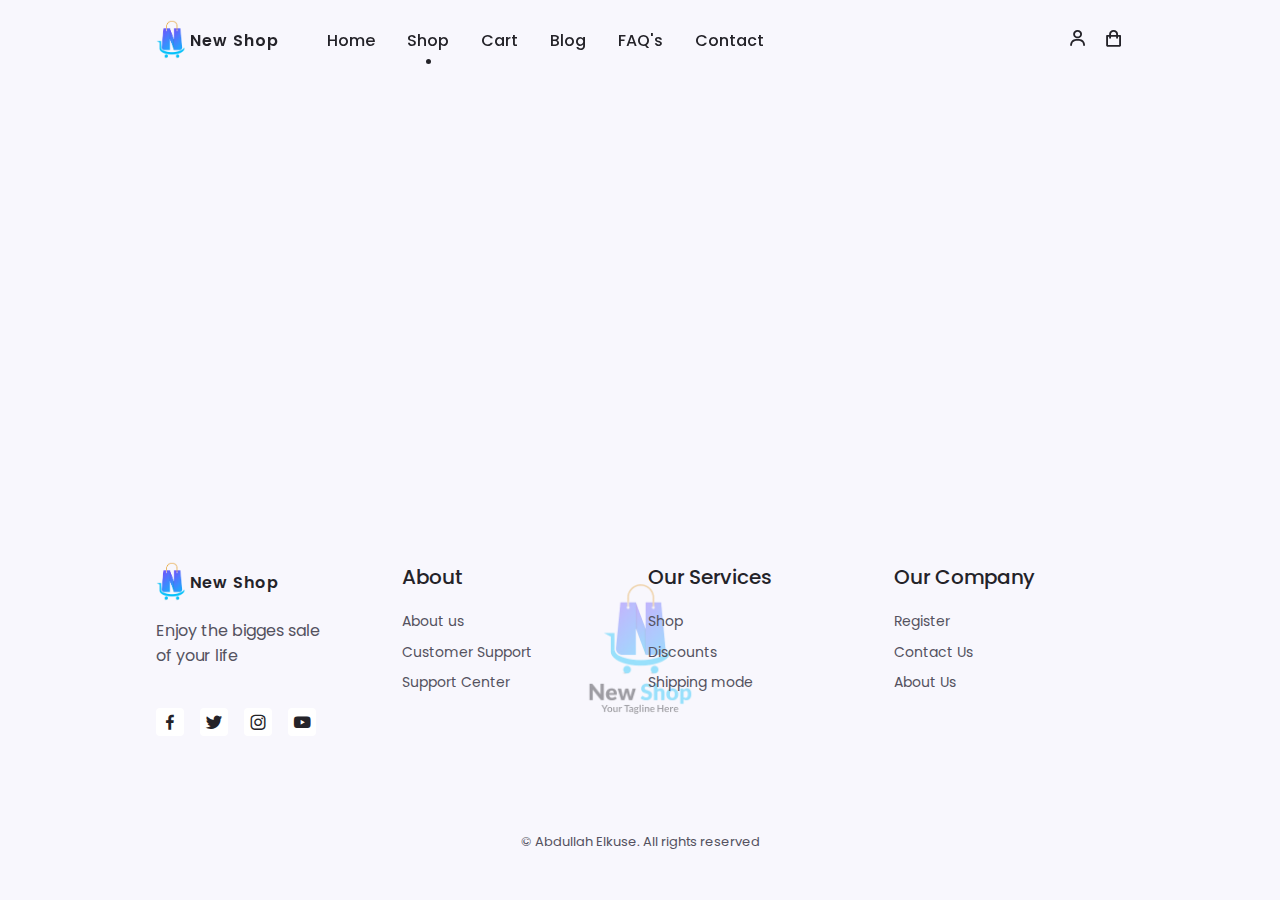
<file: layout.html>
<!DOCTYPE html>
<html lang="en">
<head>
    <meta charset="UTF-8">
    <meta http-equiv="X-UA-Compatible" content="IE=edge">
    <meta name="viewport" content="width=device-width, initial-scale=1.0">
    <!-- BOXICONS -->
    <link href="https://unpkg.com/boxicons@2.1.4/css/boxicons.min.css" rel="stylesheet">


    <!-- SWIPER CSS -->
    <link rel="stylesheet" href="assets/css/swiper-bundle.min.css">

    <!-- CSS -->
    <link rel="stylesheet" href="assets/css/style.css">
    <link rel="stylesheet" href="assets/css/colors/color-1.css">

    <!-- FAVICON -->
    <link rel="shortcut icon" href="assets/imgs/logo-color.png" type="image/x-icon">
    <title>NewShop</title>
</head>
<body>
    <!-- ======================== HEADER ===========================  -->
    <header class="header" id="header">
        <nav class="nav container">
            <a href="index.html" class="nav__logo">
                <!-- <i class="bx bxs-shopping-bags nav__logo-icon"></i>  -->
                <img src="assets/imgs/logo-color.png" class="nav__logo-icon" alt="">
                New Shop
            </a>

            <div class="nav__menu" id="nav-menu">
                <ul class="nav__list">
                    <li class="nav__item">
                        <a href="index.html" class="nav__link ">Home</a>
                    </li>

                    <li class="nav__item">
                        <a href="shop.html" class="nav__link active-link">Shop</a>
                    </li>

                    <li class="nav__item">
                        <a href="cart.html" class="nav__link">Cart</a>
                    </li>

                    <li class="nav__item">
                        <a href="blog.html" class="nav__link">Blog</a>
                    </li>
                    
                    <li class="nav__item">
                        <a href="faq.html" class="nav__link">FAQ's</a>
                    </li>
                    
                    <li class="nav__item">
                        <a href="contact.html" class="nav__link">Contact</a>
                    </li>
                </ul>
                <div class="nav__close" id="nav-close">
                    <i class="bx bx-x"></i>
                </div>
            </div>

            <div class="nav__btns">
                <div class="login__toggle" id="login-button">
                    <i class="bx bx-user"></i>
                </div>
                
                <div class="nav__shop" id="cart-shop">
                    <i class="bx bx-shopping-bag"></i>
                </div>

                <div class="nav__toggle" id="nav-toggle">
                    <i class="bx bx-grid-alt"></i>
                </div>

            </div>
        </nav>
    </header>


    <!-- ======================== CART ===========================  -->
    <div class="cart" id="cart">
        <i class="bx bx-x cart__close" id="cart-close"></i>

        <h2 class="cart__title-center">My Cart</h2>

        <div class="cart__container">
            <article class="cart__card">
                <div class="cart__box">
                    <img src="assets/imgs/cart-1.png" class="cart__img" alt="">
                </div>

                <div class="cart__details">
                    <h3 class="cart__title">Windbreaker</h3>
                    <span class="cart__price">$12</span>

                    <div class="cart__amount">
                        <div class="cart__amount-content">
                            <span class="cart__amount-box">
                                <i class="bx bx-minus"></i>
                            </span>
                            
                            <span class="cart__amount-number">1</span>

                            <span class="cart__amount-box">
                                <i class="bx bx-plus"></i>
                            </span>
                        </div>
                        <i class="bx bx-trash-alt cart__amount-trash"></i>
                    </div>
                </div>
            </article>

            <article class="cart__card">
                <div class="cart__box">
                    <img src="assets/imgs/cart-2.png" class="cart__img" alt="">
                </div>

                <div class="cart__details">
                    <h3 class="cart__title">Casual Hoodie</h3>
                    <span class="cart__price">$12</span>

                    <div class="cart__amount">
                        <div class="cart__amount-content">
                            <span class="cart__amount-box">
                                <i class="bx bx-minus"></i>
                            </span>
                            
                            <span class="cart__amount-number">1</span>

                            <span class="cart__amount-box">
                                <i class="bx bx-plus"></i>
                            </span>
                        </div>
                        <i class="bx bx-trash-alt cart__amount-trash"></i>
                    </div>
                </div>
            </article>

            <article class="cart__card">
                <div class="cart__box">
                    <img src="assets/imgs/cart-3.png" class="cart__img" alt="">
                </div>

                <div class="cart__details">
                    <h3 class="cart__title">Modern Spring Jacket</h3>
                    <span class="cart__price">$12</span>

                    <div class="cart__amount">
                        <div class="cart__amount-content">
                            <span class="cart__amount-box">
                                <i class="bx bx-minus"></i>
                            </span>
                            
                            <span class="cart__amount-number">1</span>

                            <span class="cart__amount-box">
                                <i class="bx bx-plus"></i>
                            </span>
                        </div>
                        <i class="bx bx-trash-alt cart__amount-trash"></i>
                    </div>
                </div>
            </article>
        </div>
        
        <div class="cart__prices">
            <span class="cart__prices-item">3 - items</span>
            <span class="cart__prices-total">$36</span>
        </div>
    </div>


    <!-- ======================== LOGIN ===========================  -->
    <div class="login" id="login">
        <i class="login__close bx bx-x" id="login-close"></i>

        <h2 class="login__title-center">Login</h2>
        <form action="" class="login__form grid">
            <div class="login__content">
                <label for="email" class="login__label">Email</label>
                <input type="email" name="email" id="login-email" class="login__input" autocomplete="email">
            </div>

            <div class="login__content">
                <label for="password" class="login__label">Password</label>
                <input type="password" name="password" id="login-password" class="login__input" autocomplete="current-password">
            </div>

            <div>
                <a href="#" class="button">Sign In</a>
            </div>

            <div>
                <p class="signup">Not a member?  <a href="registration.html">Sign up now</a></p>
            </div>
        </form>
    </div>


    <!-- ======================== MAIN ===========================  -->
    <main class="main">
        <!-- ======================== HOME ===========================  -->
        

    </main>


    <!-- ======================== FOOTER ===========================  -->
    <footer class="footer section ">
        <div class="footer__container container grid footer">
            <!-- FOOTER CONTENT 1 -->
            <div class="footer__content">
                <a href="#" class="footer__logo">
                    <img src="assets/imgs/logo-color.png" class="footer__logo-icon" alt="">
                    New Shop
                </a>

                <p class="footer__description">Enjoy the bigges sale <br> of your life</p>

                <div class="footer__social">
                    <a href="" class="footer__social-link"><i class="bx footer__social-icon bxl-facebook"></i></a>
                    <a href="" class="footer__social-link"><i class="bx footer__social-icon bxl-twitter"></i></a>
                    <a href="" class="footer__social-link"><i class="bx footer__social-icon bxl-instagram"></i></a>
                    <a href="" class="footer__social-link"><i class="bx footer__social-icon bxl-youtube"></i></a>
                </div>
            </div>

            <!-- FOOTER CONTENT 2 -->
            <div class="footer__content">
                <h3 class="footer__title">About</h3>

                <ul class="footer__links">
                    <li><a href="#" class="footer__link">About us</a></li>
                    <li><a href="#" class="footer__link">Customer Support</a></li>
                    <li><a href="#" class="footer__link">Support Center</a></li>
                </ul>
            </div>

            <!-- FOOTER CONTENT 3 -->
            <div class="footer__content">
                <h3 class="footer__title">Our Services</h3>

                <ul class="footer__links">
                    <li><a href="#" class="footer__link">Shop</a></li>
                    <li><a href="#" class="footer__link">Discounts</a></li>
                    <li><a href="#" class="footer__link">Shipping mode</a></li>
                </ul>
            </div>

            <!-- FOOTER CONTENT 4 -->
            <div class="footer__content">
                <h3 class="footer__title">Our Company</h3>

                <ul class="footer__links">
                    <li><a href="#" class="footer__link">Register</a></li>
                    <li><a href="#" class="footer__link">Contact Us</a></li>
                    <li><a href="#" class="footer__link">About Us</a></li>
                </ul>
            </div>            
        </div>
        <span class="footer__copy">&#169; Abdullah Elkuse. All rights reserved</span>
    </footer>
    <!-- ======================== SCROLL UP ===========================  -->
    <a href="#" class="scrollup" id="scroll-up">
        <i class="scrollup__icon bx bx-up-arrow-alt"></i>
    </a>


    <script src="assets/js/swiper-bundle.min.js"></script>
    <script src="assets/js/main.js"></script>
</body>
</html>
</file>
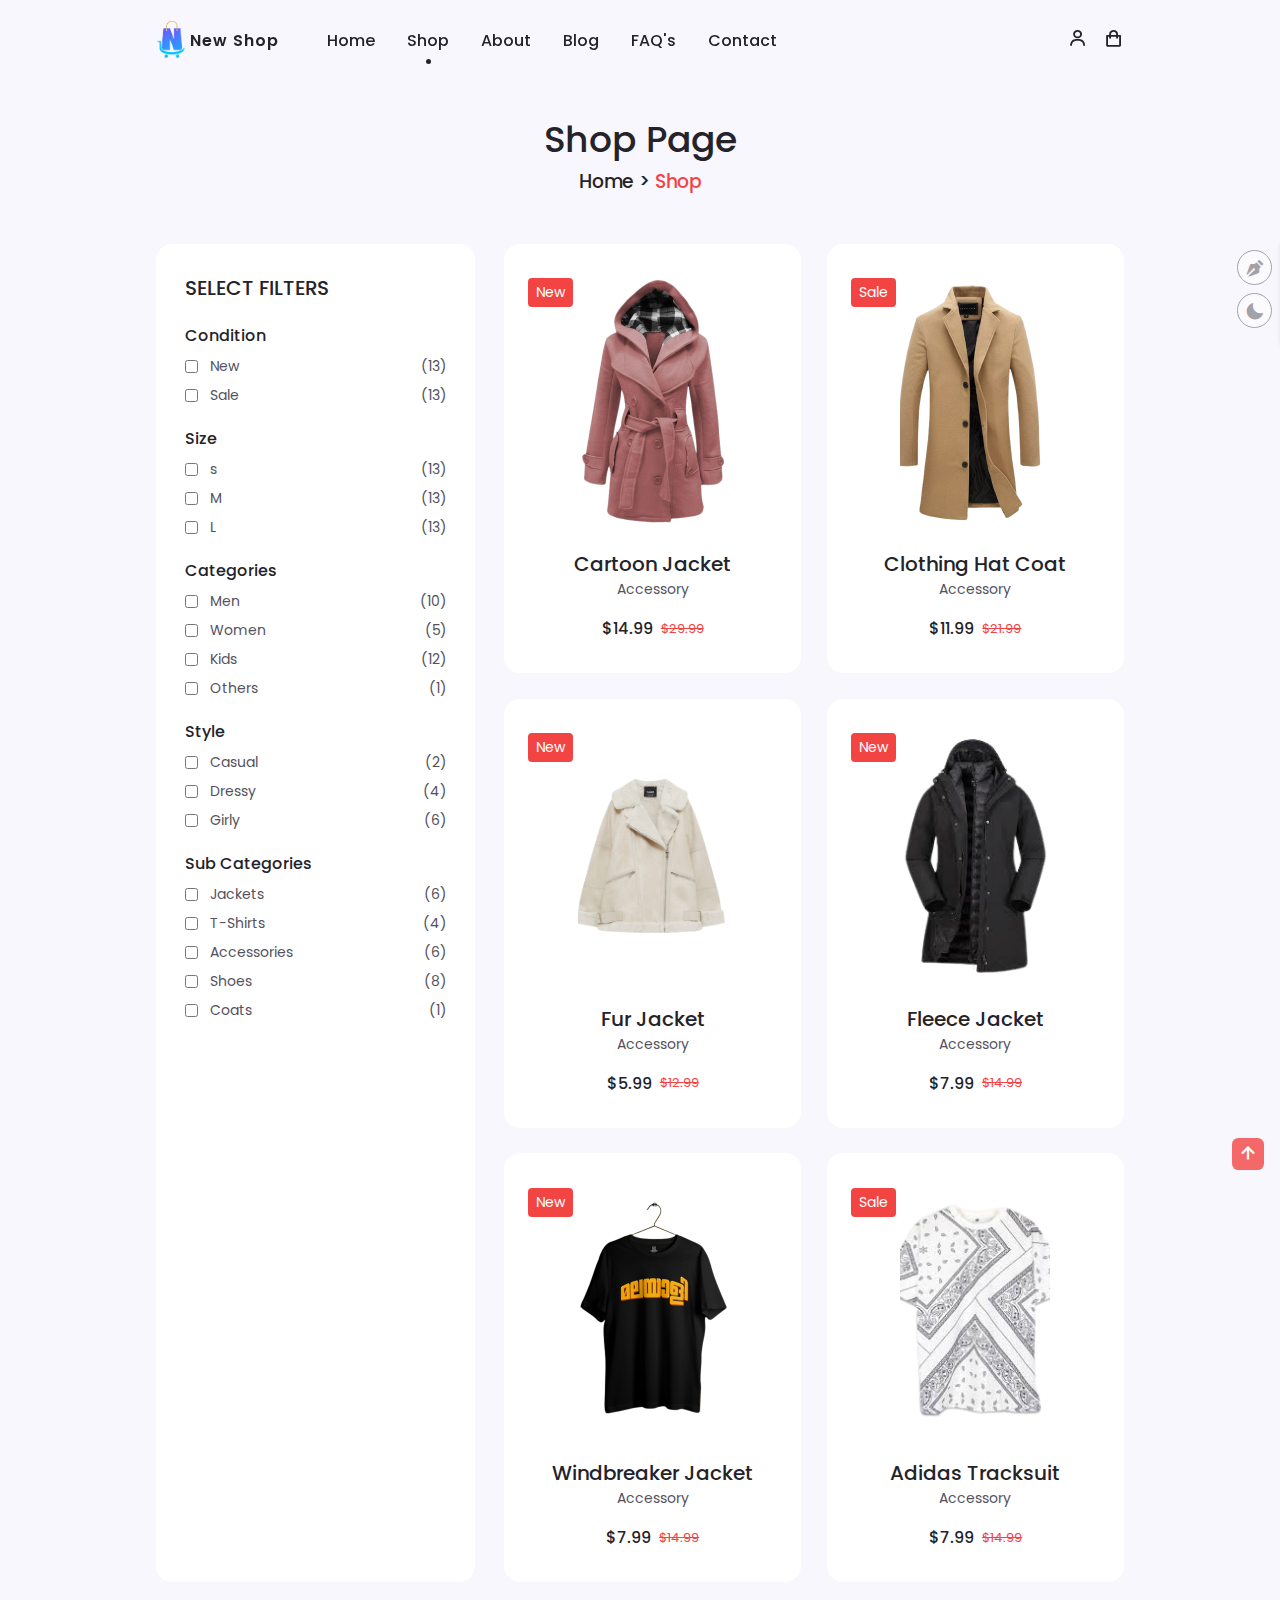
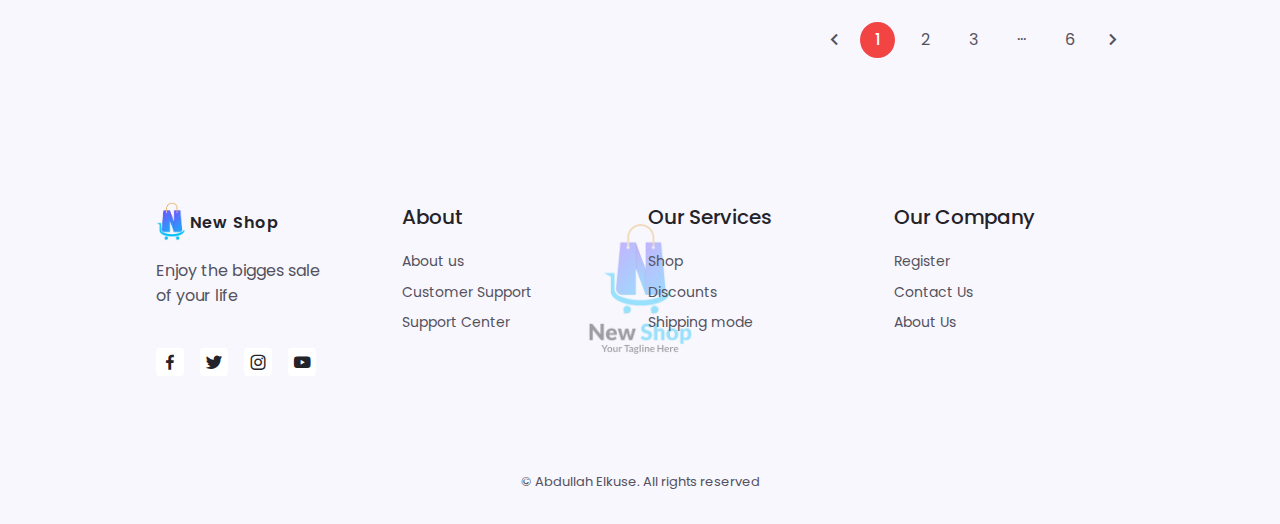
<file: shop.html>
<!DOCTYPE html>
<html lang="en">
<head>
    <meta charset="UTF-8">
    <meta http-equiv="X-UA-Compatible" content="IE=edge">
    <meta name="viewport" content="width=device-width, initial-scale=1.0">
    <!-- BOXICONS -->
    <link href="https://unpkg.com/boxicons@2.1.4/css/boxicons.min.css" rel="stylesheet">


    <!-- SWIPER CSS -->
    <link rel="stylesheet" href="assets/css/swiper-bundle.min.css">

    <!-- CSS -->
    <link rel="stylesheet" href="assets/css/style.css">
    <link rel="stylesheet" class="js-color-style" href="assets/css/colors/color-1.css">

    <!-- FAVICON -->
    <link rel="shortcut icon" href="assets/imgs/logo-color.png" type="image/x-icon">
    <title>NewShop | Shop</title>
</head>
<body>
    <!-- ======================== HEADER ===========================  -->
    <header class="header" id="header">
        <nav class="nav container">
            <a href="index.html" class="nav__logo">
                <!-- <i class="bx bxs-shopping-bags nav__logo-icon"></i>  -->
                <img src="assets/imgs/logo-color.png" class="nav__logo-icon" alt="">
                New Shop
            </a>

            <div class="nav__menu" id="nav-menu">
                <ul class="nav__list">
                    <li class="nav__item">
                        <a href="index.html" class="nav__link ">Home</a>
                    </li>

                    <li class="nav__item">
                        <a href="shop.html" class="nav__link active-link">Shop</a>
                    </li>

                    <li class="nav__item">
                        <a href="about.html" class="nav__link">About</a>
                    </li>

                    <li class="nav__item">
                        <a href="blog.html" class="nav__link">Blog</a>
                    </li>
                    
                    <li class="nav__item">
                        <a href="faq.html" class="nav__link">FAQ's</a>
                    </li>
                    
                    <li class="nav__item">
                        <a href="contact.html" class="nav__link">Contact</a>
                    </li>
                </ul>
                <div class="nav__close" id="nav-close">
                    <i class="bx bx-x"></i>
                </div>
            </div>

            <div class="nav__btns">
                <div class="login__toggle" id="login-button">
                    <i class="bx bx-user"></i>
                </div>
                
                <div class="nav__shop" id="cart-shop">
                    <i class="bx bx-shopping-bag"></i>
                </div>

                <div class="nav__toggle" id="nav-toggle">
                    <i class="bx bx-grid-alt"></i>
                </div>

            </div>
        </nav>
    </header>


    <!-- ======================== CART ===========================  -->
    <div class="cart" id="cart">
        <i class="bx bx-x cart__close" id="cart-close"></i>

        <h2 class="cart__title-center">My Cart</h2>

        <div class="cart__container">
            <article class="cart__card">
                <div class="cart__box">
                    <img src="assets/imgs/cart-1.png" class="cart__img" alt="">
                </div>

                <div class="cart__details">
                    <h3 class="cart__title">Windbreaker</h3>
                    <span class="cart__price">$12</span>

                    <div class="cart__amount">
                        <div class="cart__amount-content">
                            <span class="cart__amount-box">
                                <i class="bx bx-minus"></i>
                            </span>
                            
                            <span class="cart__amount-number">1</span>

                            <span class="cart__amount-box">
                                <i class="bx bx-plus"></i>
                            </span>
                        </div>
                        <i class="bx bx-trash-alt cart__amount-trash"></i>
                    </div>
                </div>
            </article>

            <article class="cart__card">
                <div class="cart__box">
                    <img src="assets/imgs/cart-2.png" class="cart__img" alt="">
                </div>

                <div class="cart__details">
                    <h3 class="cart__title">Casual Hoodie</h3>
                    <span class="cart__price">$12</span>

                    <div class="cart__amount">
                        <div class="cart__amount-content">
                            <span class="cart__amount-box">
                                <i class="bx bx-minus"></i>
                            </span>
                            
                            <span class="cart__amount-number">1</span>

                            <span class="cart__amount-box">
                                <i class="bx bx-plus"></i>
                            </span>
                        </div>
                        <i class="bx bx-trash-alt cart__amount-trash"></i>
                    </div>
                </div>
            </article>

            <article class="cart__card">
                <div class="cart__box">
                    <img src="assets/imgs/cart-3.png" class="cart__img" alt="">
                </div>

                <div class="cart__details">
                    <h3 class="cart__title">Modern Spring Jacket</h3>
                    <span class="cart__price">$12</span>

                    <div class="cart__amount">
                        <div class="cart__amount-content">
                            <span class="cart__amount-box">
                                <i class="bx bx-minus"></i>
                            </span>
                            
                            <span class="cart__amount-number">1</span>

                            <span class="cart__amount-box">
                                <i class="bx bx-plus"></i>
                            </span>
                        </div>
                        <i class="bx bx-trash-alt cart__amount-trash"></i>
                    </div>
                </div>
            </article>
        </div>
        
        <div class="cart__prices">
            <span class="cart__prices-item">3 - items</span>
            <span class="cart__prices-total">$36</span>
        </div>
    </div>


    <!-- ======================== LOGIN ===========================  -->
    <div class="login" id="login">
        <i class="login__close bx bx-x" id="login-close"></i>

        <h2 class="login__title-center">Login</h2>
        <form action="" class="login__form grid">
            <div class="login__content">
                <label for="email" class="login__label">Email</label>
                <input type="email" name="email" id="login-email" class="login__input" autocomplete="email">
            </div>

            <div class="login__content">
                <label for="password" class="login__label">Password</label>
                <input type="password" name="password" id="login-password" class="login__input" autocomplete="current-password">
            </div>

            <div>
                <a href="#" class="button">Sign In</a>
            </div>

            <div>
                <p class="signup">Not a member?  <a href="registration.html">Sign up now</a></p>
            </div>
        </form>
    </div>


    <!-- ======================== MAIN ===========================  -->
    <main class="main">
        <!-- ======================== SHOP ===========================  -->
        <section class="shop section container">
            <h2 class="breadcrumb__title">Shop Page</h2>
            <h3 class="breadcrumb__subtitle">Home &#62;  <span>Shop</span></h3>

            <div class="shop__container grid">
                <div class="sidebar">
                    <h3 class="filter__title">Select Filters</h3>
                    <!-- FILTER 1 -->
                    <div class="filter__content">
                        <h3 class="filter__subtitle">Condition</h3>

                        <div class="filter">
                            <input type="checkbox" name="filter-new" id="filter-new">
                            <label for="filter-new">New</label> <span>(13)</span>
                        </div>

                        <div class="filter">
                            <input type="checkbox" name="" id="filter-sale">
                            <label for="filter-sale">Sale</label> <span>(13)</span>
                        </div>
                    </div>

                    <!-- FILTER 2 -->
                    <div class="filter__content">
                        <h3 class="filter__subtitle">Size</h3>

                        <div class="filter">
                            <input type="checkbox" name="filter-s" id="filter-s">
                            <label for="filter-s">s</label> <span>(13)</span>
                        </div>

                        <div class="filter">
                            <input type="checkbox" name="filter-m" id="filter-m">
                            <label for="filter-m">M</label> <span>(13)</span>
                        </div>

                        <div class="filter">
                            <input type="checkbox" name="filter-l" id="filter-l">
                            <label for="filter-l">L</label> <span>(13)</span>
                        </div>
                    </div>

                    <!-- FILTER 3 -->
                    <div class="filter__content">
                        <h3 class="filter__subtitle">Categories</h3>

                        <div class="filter">
                            <input type="checkbox" name="filter-men" id="filter-men">
                            <label for="filter-men">Men</label> <span>(10)</span>
                        </div>

                        <div class="filter">
                            <input type="checkbox" name="filter-women" id="filter-women">
                            <label for="filter-women">Women</label> <span>(5)</span>
                        </div>

                        <div class="filter">
                            <input type="checkbox" name="filter-kids" id="filter-kids">
                            <label for="filter-kids">Kids</label> <span>(12)</span>
                        </div>

                        <div class="filter">
                            <input type="checkbox" name="filter-others" id="filter-others">
                            <label for="filter-others">Others</label> <span>(1)</span>
                        </div>
                    </div>

                    <!-- FILTER 4 -->
                    <div class="filter__content">
                        <h3 class="filter__subtitle">Style</h3>

                        <div class="filter">
                            <input type="checkbox" name="filter-casual" id="filter-casual">
                            <label for="filter-casual">Casual</label> <span>(2)</span>
                        </div>

                        <div class="filter">
                            <input type="checkbox" name="filter-dressy" id="filter-dressy">
                            <label for="filter-dressy">Dressy</label> <span>(4)</span>
                        </div>

                        <div class="filter">
                            <input type="checkbox" name="filter-girly" id="filter-girly">
                            <label for="filter-girly">Girly</label> <span>(6)</span>
                        </div>
                    </div>

                    <!-- FILTER 5 -->
                    <div class="filter__content">
                        <h3 class="filter__subtitle">Sub Categories</h3>

                        <div class="filter">
                            <input type="checkbox" name="filter-jackets" id="filter-jackets">
                            <label for="filter-jackets">Jackets</label> <span>(6)</span>
                        </div>

                        <div class="filter">
                            <input type="checkbox" name="filter-tshirts" id="filter-tshirts">
                            <label for="filter-tshirts">T-Shirts</label> <span>(4)</span>
                        </div>

                        <div class="filter">
                            <input type="checkbox" name="filter-accessories" id="filter-accessories">
                            <label for="filter-accessories">Accessories</label> <span>(6)</span>
                        </div>

                        <div class="filter">
                            <input type="checkbox" name="filter-shoes" id="filter-shoes">
                            <label for="filter-shoes">Shoes</label> <span>(8)</span>
                        </div>

                        <div class="filter">
                            <input type="checkbox" name="filter-coats" id="filter-coats">
                            <label for="filter-coats">Coats</label> <span>(1)</span>
                        </div>
                    </div>

                </div>

                <div class="shop__items grid">
                    <!-- SHOP ITEM - 1 -->
                    <div class="shop__content">
                        <div class="shop__tag">New</div>
                        <img src="assets/imgs/product-1.png" alt="product-1" class="shop__img">
                        <h3 class="shop__title">Cartoon Jacket</h3>
                        <span class="shop__subtitle">Accessory</span>

                        <div class="shop__prices">
                            <span class="shop__price">$14.99</span>
                            <span class="shop__discount">$29.99</span>
                        </div>

                        <a href="details.html" class="button shop__button"><i class="bx bx-cart-alt shop__icon"></i></a>
                    </div>
                    <!-- SHOP ITEM - 2 -->                    
                    <div class="shop__content">
                        <div class="shop__tag">Sale</div>
                        <img src="assets/imgs/product-2.png" alt="product-1" class="shop__img">
                        <h3 class="shop__title">Clothing Hat Coat</h3>
                        <span class="shop__subtitle">Accessory</span>

                        <div class="shop__prices">
                            <span class="shop__price">$11.99</span>
                            <span class="shop__discount">$21.99</span>
                        </div>

                        <a href="details.html" class="button shop__button"><i class="bx bx-cart-alt shop__icon"></i></a>
                    </div>
                    <!-- SHOP ITEM - 3 -->
                    <div class="shop__content">
                        <div class="shop__tag">New</div>
                        <img src="assets/imgs/product-3.png" alt="product-1" class="shop__img">
                        <h3 class="shop__title">Fur Jacket</h3>
                        <span class="shop__subtitle">Accessory</span>

                        <div class="shop__prices">
                            <span class="shop__price">$5.99</span>
                            <span class="shop__discount">$12.99</span>
                        </div>

                        <a href="details.html" class="button shop__button"><i class="bx bx-cart-alt shop__icon"></i></a>
                    </div>
                    <!-- SHOP ITEM - 4 -->
                    <div class="shop__content">
                        <div class="shop__tag">New</div>
                        <img src="assets/imgs/product-4.png" alt="product-1" class="shop__img">
                        <h3 class="shop__title">Fleece Jacket</h3>
                        <span class="shop__subtitle">Accessory</span>

                        <div class="shop__prices">
                            <span class="shop__price">$7.99</span>
                            <span class="shop__discount">$14.99</span>
                        </div>

                        <a href="details.html" class="button shop__button"><i class="bx bx-cart-alt shop__icon"></i></a>
                    </div>
                    <!-- SHOP ITEM - 5 -->                    
                    <div class="shop__content">
                        <div class="shop__tag">New</div>
                        <img src="assets/imgs/product-5.png" alt="product-1" class="shop__img">
                        <h3 class="shop__title">Windbreaker Jacket</h3>
                        <span class="shop__subtitle">Accessory</span>

                        <div class="shop__prices">
                            <span class="shop__price">$7.99</span>
                            <span class="shop__discount">$14.99</span>
                        </div>

                        <a href="details.html" class="button shop__button"><i class="bx bx-cart-alt shop__icon"></i></a>
                    </div>
                    <!-- SHOP ITEM - 6 -->                    
                    <div class="shop__content">
                        <div class="shop__tag">Sale</div>
                        <img src="assets/imgs/product-6.png" alt="product-1" class="shop__img">
                        <h3 class="shop__title">Adidas Tracksuit</h3>
                        <span class="shop__subtitle">Accessory</span>

                        <div class="shop__prices">
                            <span class="shop__price">$7.99</span>
                            <span class="shop__discount">$14.99</span>
                        </div>

                        <a href="details.html" class="button shop__button"><i class="bx bx-cart-alt shop__icon"></i></a>
                    </div>
                    
                </div>
            </div>

            <div class="pagination">
                <i class="bx bx-chevron-left pagination__icon"></i>
                <span class="current">1</span>
                <span>2</span>
                <span>3</span>
                <span>&middot;&middot;&middot;</span>
                <span>6</span>
                <i class="bx bx-chevron-right pagination__icon"></i>
                
            </div>
        </section>
        

    </main>


    <!-- ======================== FOOTER ===========================  -->
    <footer class="footer section ">
        <div class="footer__container container grid footer">
            <!-- FOOTER CONTENT 1 -->
            <div class="footer__content">
                <a href="#" class="footer__logo">
                    <img src="assets/imgs/logo-color.png" class="footer__logo-icon" alt="">
                    New Shop
                </a>

                <p class="footer__description">Enjoy the bigges sale <br> of your life</p>

                <div class="footer__social">
                    <a href="" class="footer__social-link"><i class="bx footer__social-icon bxl-facebook"></i></a>
                    <a href="" class="footer__social-link"><i class="bx footer__social-icon bxl-twitter"></i></a>
                    <a href="" class="footer__social-link"><i class="bx footer__social-icon bxl-instagram"></i></a>
                    <a href="" class="footer__social-link"><i class="bx footer__social-icon bxl-youtube"></i></a>
                </div>
            </div>

            <!-- FOOTER CONTENT 2 -->
            <div class="footer__content">
                <h3 class="footer__title">About</h3>

                <ul class="footer__links">
                    <li><a href="#" class="footer__link">About us</a></li>
                    <li><a href="#" class="footer__link">Customer Support</a></li>
                    <li><a href="#" class="footer__link">Support Center</a></li>
                </ul>
            </div>

            <!-- FOOTER CONTENT 3 -->
            <div class="footer__content">
                <h3 class="footer__title">Our Services</h3>

                <ul class="footer__links">
                    <li><a href="#" class="footer__link">Shop</a></li>
                    <li><a href="#" class="footer__link">Discounts</a></li>
                    <li><a href="#" class="footer__link">Shipping mode</a></li>
                </ul>
            </div>

            <!-- FOOTER CONTENT 4 -->
            <div class="footer__content">
                <h3 class="footer__title">Our Company</h3>

                <ul class="footer__links">
                    <li><a href="#" class="footer__link">Register</a></li>
                    <li><a href="#" class="footer__link">Contact Us</a></li>
                    <li><a href="#" class="footer__link">About Us</a></li>
                </ul>
            </div>            
        </div>
        <span class="footer__copy">&#169; Abdullah Elkuse. All rights reserved</span>
    </footer>
    <!-- ======================== SCROLL UP ===========================  -->
    <a href="#" class="scrollup" id="scroll-up">
        <i class="scrollup__icon bx bx-up-arrow-alt"></i>
    </a>
     <!-- ======================== STYLE SWITCHER ===========================  -->
     <div class="style__switcher">
        <div class=" s__icon">
            <i class="bx bxs-pen style__switcher-toggler"></i>
            <i class="bx bxs-moon day__night"></i>
        </div>
        <h4>Theme Colors </h4>
        <div class="theme__colors js-theme-colors">
            <button type="button" data-js-theme-color="color-1" class="js-theme-colors-item theme__button color-1 active"><i class="bx bx-check"></i></button>
            <button type="button" data-js-theme-color="color-2" class="js-theme-colors-item theme__button color-2"><i class="bx bx-check"></i></button>
            <button type="button" data-js-theme-color="color-3" class="js-theme-colors-item theme__button color-3"><i class="bx bx-check"></i></button>
            <button type="button" data-js-theme-color="color-4" class="js-theme-colors-item theme__button color-4"><i class="bx bx-check"></i></button>
            <button type="button" data-js-theme-color="color-5" class="js-theme-colors-item theme__button color-5"><i class="bx bx-check"></i></button>
        </div>   
    </div>

    <script src="assets/js/swiper-bundle.min.js"></script>
    <script src="assets/js/main.js"></script>
</body>
</html>
</file>
<file: assets/css/style.css>
@import url('https://fonts.googleapis.com/css2?family=Poppins:wght@300;400;500;600;700;800;900&display=swap');

/* ========= CSS VARIABLES ========= */
:root {
    --header-height: 3.5rem;

    /* COLORS */
    --title-color: hsl(250, 8%, 15%);
    --text-color: hsl(250, 8%, 35%);
    --body-color: hsl(250, 60%, 98%);
    --container-color: hsl(0, 0%, 100%);
    --shadow: hsla(0, 0%, 15%, .1);
    --scroll-bar-color: hsl(250, 12%, 90%);
    --scroll-thumb-color: hsl(250, 12%, 80%);

    /* FONT and TYPOGRAPGHY */
    --body-font: 'Poppins', sans-serif;
    --biggest-font-size: 4rem;
    --h1-font-size: 2.25rem;
    --h2-font-size: 1.5rem;
    --h3-font-size: 1.25rem;
    --normal-font-size: 1rem;
    --small-font-size: .875rem;
    --smaller-font-size: .813rem;

    /* FONT WEIGHT */
    --font-medium: 500;
    --font-bold: 600;

    /* MARGENS BOTTOM */
    --mb-0-5: .5rem;
    --mb-0-75: .75rem;
    --mb-1: 1rem;
    --mb-1-5: 1.5rem;
    --mb-2: 2rem;
    --mb-2-5: 2.5rem;
    --mb-3: 3rem;

    /* Z index */
    --z-tooltip: 10;
    --z-fixed: 100;
}

/* Resposive Typography */
@media screen and (max-width:991px) {
    :root {
        --biggest-font-size: 2rem;
        --h1-font-size: 1.5rem;
        --h2-font-size: 1.25rem;
        --h3-font-size: 1rem;
        --normal-font-size: .938rem;
        --small-font-size: .813rem;
        --smaller-font-size: .75rem;
    }
}

/* ================= Dark Theme ================= */
body.dark
{
    --body-color: hsl(0, 0%, 10%);
    --container-color: hsl(0, 0%, 13%);
    --text-color: hsl(0, 0%, 65%);
    --title-color: hsl(0, 1%, 85%);
    --shadow: hsla(0, 0%, 65%, .1);
    --scroll-bar-color: hsl(250, 12%, 10%);
    --scroll-thumb-color: hsl(250, 12%, 20%);

}

/* ============= BASE ============= */
* {
    box-sizing: border-box;
    margin: 0;
    padding: 0;
}

html {
    scroll-behavior: smooth;
}

body,
button,
input {
    font-family: var(--body-font);
    font-size: var(--normal-font-size);
    overflow-x: hidden;
}

body {
    background: var(--body-color);
    color: var(--text-color);
    min-height: 100vh;
}

main {
    min-height: 50vh;
}

h1,
h2,
h3,
h4 {
    color: var(--title-color);
    font-weight: var(--font-medium);
}

ul {
    list-style: none;
}

a {
    text-decoration: none;
}

img {
    max-width: 100%;
    height: auto;
}

button {
    cursor: pointer;
}

button,
input,
textarea {
    border: none;
    outline: none;
}

/* ============= THEME ============= */
/* ============= VARIABLE DARK THEME ============= */

/* ============= REUSABLE CSS CLASSES============= */
.section {
    padding: 7rem 0 2rem;
}

.section__title,
.breadcrumb__title {
    font-size: var(--h1-font-size);
}

.section__title,
.breadcrumb__subtitle {
    margin-bottom: var(--mb-3);
}

.section__title,
.breadcrumb__title,
.breadcrumb__subtitle {
    text-align: center;
}

.breadcrumb__subtitle span {
    color: var(--first-color);
}

/* ============= LAYOUT ============= */
.container {
    max-width: 968px;
    margin-left: auto;
    margin-right: auto;
}

.grid {
    display: grid;
}


/* ============= HEADER Section ============= */
.header {
    width: 100%;
    background: transparent;
    position: fixed;
    top: 0;
    left: 0;
    z-index: var(--z-fixed);
}

/* ============= NAV ============= */
.nav {
    height: calc(var(--header-height) + 1.5rem);
    display: flex;
    justify-content: space-between;
    align-items: center;
    column-gap: 3rem;

}

.nav__close,
.login__toggle,
.nav__logo,
.nav__toggle,
.nav__shop {
    color: var(--title-color);
}

.nav__logo {
    /* text-transform: lowercase; */
    font-weight: var(--font-bold);
    letter-spacing: 1px;
    display: inline-flex;
    align-items: center;
    column-gap: .25rem;
}

.nav__logo-icon {
    font-size: 1.25rem;
    width: 30px;
}

.nav__btns {
    display: flex;
    align-items: center;
    column-gap: 1rem;
    margin-left: auto;
}

.nav__close {
    font-size: 2rem;
    position: absolute;
    top: .9rem;
    right: 1.25rem;
    cursor: pointer;
}

.login__toggle,
.nav__toggle,
.nav__shop {
    font-size: 1.25rem;
    cursor: pointer;
}

.nav__list {
    display: flex;
    align-items: center;
    column-gap: 2rem;
}

.nav__link {
    color: var(--title-color);
    font-weight: var(--font-medium);
    font-size: var(--normal-font-size);
}

.nav__link:hover {
    color: var(--first-color);
}

.nav__close,
.nav__toggle {
    display: none;
}

/* Show Menu */
.show-menu {
    right: 0 !important;
}

/* Change Background Header */
.scroll-header {
    background: var(--body-color);
    box-shadow: 0 1px 4px var(--shadow);
}

/* Active Link */
.active-link {
    position: relative;
}

.active-link::before {
    content: '';
    position: absolute;
    bottom: -.75rem;
    left: 45%;
    width: 5px;
    height: 5px;
    background: var(--title-color);
    border-radius: 50%;
}


/* ============= MAIN ============= */

/* ============= HOME Section ============= */
.home__content {
    padding: 9rem 0 2rem;
    grid-template-columns: repeat(2, 1fr);
    column-gap: 3rem;
    overflow-x: hidden;
}

.home__group {
    display: grid;
    position: relative;
    padding-top: 2rem;
}

.home__img {
    height: 420px;
    transform: translateY(-3rem);
    justify-self: center;
}

.home__indicator {
    width: 8px;
    height: 8px;
    background: var(--title-color);
    border-radius: 50%;
    position: absolute;
    bottom: 15%;
    left: 45%;
}

.home__indicator::after {
    content: '';
    position: absolute;
    width: 1px;
    height: 75px;
    background: var(--title-color);
    top: 0;
    right: 45%;
}

.home__details-img {
    position: absolute;
    bottom: 0;
    right: 58%;
}

.home__details-title,
.home__details-subtitle {
    display: block;
    font-size: var(--small-font-size);
    text-align: right;
}

.home__subtitle {
    font-size: var(--h3-font-size);
    text-transform: uppercase;
    margin-bottom: var(--mb-1);
}

.home__title {
    font-size: var(--biggest-font-size);
    font-weight: var(--font-bold);
    line-height: 109%;
    margin-bottom: var(--mb-1-5);
    text-transform: uppercase;
}

.home__description {
    margin-bottom: var(--mb-2-5);
    padding-right: 2rem;

}

.home__buttons {
    display: flex;
    justify-content: space-between;
}


/* Swiper Class */

.swiper-pagination {
    position: initial;
    margin-top: var(--mb-2-5);
    margin-left: auto;
    margin-right: auto;
    text-align: center;
}

.swiper-pagination-bullet {
    width: 7px;
    height: 7px;
    background: var(--title-color);
    opacity: 1;
}

.swiper-pagination-horizontal.swiper-pagination-bullets .swiper-pagination-bullet {
    margin: 0 .5rem;
}

.swiper-pagination-bullet-active {
    background: var(--first-color);
    width: 1.5rem;
    height: 7px;
    border-radius: .5rem;
}

/* ============= BUTTONS ============= */
.button {
    display: inline-block;
    background: var(--first-color);
    color: #FFF;
    padding: 1rem 1.75rem;
    border-radius: .5rem;
    font-weight: var(--font-medium);
    transition: all .3s ease;
}

.button:hover {
    background: var(--first-color-alt);
}

.button__icon {
    font-size: 1.25rem;
}

.button--link {
    color: var(--title-color);
}

.button--flex {
    display: inline-flex;
    align-items: center;
    column-gap: .25rem;
}


/* ============= DISCOUNT Section ============= */
.discount__container {
    grid-template-columns: repeat(2, max-content);
    justify-content: center;
    align-items: center;
    column-gap: 7rem;
    background: var(--container-color);
    padding: 3rem 0;
    border-radius: 3rem;
}

.discount__img {
    width: 200px;
}

.discount__data {
    padding-left: 6rem;
    text-align: center;
}

.discount__title {
    font-size: var(--h2-font-size);
    margin-bottom: var(--mb-2);
}

/* ============= NEW ARRIVALS Section ============= */
.new__container {
    padding-top: 1rem;
}

.new__img {
    width: 150px;
    margin-bottom: var(--mb-1);
    transition: .3s;
    max-height: 150px;
    object-fit: cover;
    object-position: 100% 5%;
}

.new__content {
    background: var(--container-color);
    position: relative;
    width: 310px;
    padding: 2rem 0;
    border-radius: 1rem;
    text-align: center;
    overflow: hidden;
}

.new__tag {
    position: absolute;
    top: 8%;
    left: 8%;
    background: var(--first-color);
    color: #FFF;
    font-size: var(--small-font-size);
    padding: .25rem .5rem;
    border-radius: .25rem;
}

.new__title {
    font-size: var(--h3-font-size);
    font-weight: var(--font-medium);
}

.new__subtitle {
    display: block;
    font-size: var(--small-font-size);
    margin-bottom: var(--mb-1);
}

.new__prices {
    display: inline-flex;
    align-items: center;
    column-gap: .5rem;
}

.new__price {
    font-weight: var(--font-medium);
    color: var(--title-color);
}

.new__discount {
    text-decoration: line-through;
    color: var(--first-color);
    font-size: var(--smaller-font-size);
    font-weight: var(--font-medium);
}

.new__button {
    display: inline-flex;
    padding: .5rem;
    border-radius: .25rem .25rem .75rem .25rem;
    position: absolute;
    bottom: 0;
    right: -3rem;
}

.new__icon {
    font-size: 1.25rem;
}

.new__content:hover .new__img {
    transform: translateY(-.5rem);
}

.new__content:hover .new__button {
    right: 0;
}

/* ============= STEPS Section ============= */
.steps__bg {
    background: var(--container-color);
    padding: 3.5rem 2.5rem;
    border-radius: 1rem;
}

.steps__container {
    grid-template-columns: repeat(3, 1fr);
    column-gap: 2rem;
    row-gap: 2rem;
    padding-top: 1rem;
}

.steps__card {
    background: var(--body-color);
    padding: 2.5rem 3rem 2rem 1.5rem;
    border-radius: 1rem;
}

.steps__card-number {
    display: inline-block;
    background: var(--first-color);
    color: #FFF;
    padding: .5rem .75rem;
    border-radius: .25rem;
    font-size: var(--h2-font-size);
    margin-bottom: var(--mb-1-5);
    transition: .3s;
}

.steps__card-title {
    font-size: var(--normal-font-size);
    margin-bottom: var(--mb-0-5);
}

.steps__card-description {
    font-size: var(--small-font-size);
}

.steps__card:hover .steps__card-number {
    transform: translateY(-.25rem);
}


/* ============= NEWSLETTER Section ============= */
.newsletter__container {
    display: grid;
    grid-template-columns: .5fr;
    justify-content: center;
}

.newsletter__description {
    padding: 0 3rem;
    text-align: center;
    margin-bottom: var(--mb-1-5);
}

.newsletter__form {
    background: var(--container-color);
    padding: 1rem;
    display: flex;
    justify-content: space-between;
    border-radius: .75rem;
}

.newsletter__input {
    width: 75%;
    padding: 0 .5rem;
    background: none;
    color: var(--title-color);
}

.newsletter__input::placeholder {
    color: var(--text-color);
}


/* ============= SHOP PAGE ============= */
.shop__container {
    grid-template-columns: 1.7fr 3.3fr;
    column-gap: 1.8rem;
}

.sidebar {
    padding: 1.8rem;
    background: var(--container-color);
    border-radius: 1rem;
}

.filter__title {
    font-size: var(--h3-font-size);
    text-transform: uppercase;
}

.filter__subtitle {
    margin: 1.25rem 0 var(--mb-0-5);
    font-size: var(--normal-font-size);
}

.filter {
    display: flex;
    align-items: center;
    margin-bottom: var(--mb-0-5);
    font-size: var(--small-font-size);
    color: var(--text-color);
}

.filter label {
    flex: 1;
    cursor: pointer;
}

.filter input {
    margin-right: .75rem;
    cursor: pointer;
}

.shop__items {
    grid-template-columns: repeat(2, 1fr);
    gap: 1.6rem;
}

.shop__content {
    position: relative;
    background: var(--container-color);
    padding: 2rem 0;
    border-radius: 1rem;
    text-align: center;
    overflow: hidden;
}

.shop__img {
    width: 150px;
    aspect-ratio: 3 / 5;
    object-fit: cover;
    margin-bottom: var(--mb-1);
    transition: .3s;
}

.shop__tag {
    position: absolute;
    top: 8%;
    left: 8%;
    background: var(--first-color);
    color: #FFF;
    font-size: var(--small-font-size);
    padding: .25rem .5rem;
    border-radius: .25rem;
}

.shop__title {
    font-size: var(--h3-font-size);
    font-weight: var(--font-medium);
}

.shop__subtitle {
    display: block;
    font-size: var(--small-font-size);
    margin-bottom: var(--mb-1);
}

.shop__prices {
    display: inline-flex;
    align-items: center;
    column-gap: 0.5rem;
}

.shop__price {
    font-weight: var(--font-medium);
    color: var(--title-color);
}

.shop__discount {
    font-size: var(--smaller-font-size);
    color: var(--first-color);
    text-decoration: line-through;
}

.shop__button {
    display: inline-flex;
    padding: 0.5rem;
    border-radius: .25rem .25rem .75rem .25rem;
    position: absolute;
    bottom: 0;
    right: -3rem;
    transition: .3s;
}

.shop__icon {
    font-size: 1.25rem;
}

.shop__content:hover .shop__button {
    right: 0;
}

.shop__content:hover .shop__img {
    transform: translateY(-.5rem);
}




/* ============= PAGINATION ============= */
.pagination {
    display: flex;
    align-items: center;
    justify-content: end;
    column-gap: .8rem;
    margin-top: var(--mb-2-5);
    font-size: var(--normal-font-size);
}

.pagination__icon {
    cursor: pointer;
    font-size: var(--h2-font-size);

}

.pagination span {
    width: 2.2rem;
    aspect-ratio: 1/1;
    line-height: 36px;
    text-align: center;
    border-radius: 50%;
    align-items: center;
    cursor: pointer;

}

.pagination span.current {
    background-color: var(--first-color);
    color: #FFF;
    font-weight: var(--font-medium);
}


/* ============= [× DETAILS ×] ============= */
.details__container {
    grid-template-columns: repeat(2, 1fr);
    column-gap: 3rem;
    align-items: center;
}

.products__images {
    grid-template-columns: repeat(2, 1fr);
    gap: 1.4rem;
}

.product__img {
    background: var(--container-color);
    padding: 1.2rem 0;
    display: flex;
    justify-content: center;
    align-items: center;
    position: relative;
    border-radius: .5rem;
    cursor: pointer;
}

.product__img img {
    width: 150px;
}

.details__img-tag {
    position: absolute;
    top: 8%;
    left: 8%;
    background: var(--first-color);
    color: #FFF;
    padding: .16rem .5rem;
    border-radius: .25rem;
    font-size: var(--small-font-size);
}

.details__subtitle {
    font-size: var(--small-font-size);
    color: var(--text-color);
    margin-bottom: var(--mb-0-5);
}

.details__title {
    font-size: var(--h2-font-size);
    font-weight: var(--font-medium);
    margin-bottom: var(--mb-0-75);
}

.rating {
    display: flex;
    align-items: center;
    column-gap: 1.2rem;
    margin-bottom: var(--mb-1);
}

.rating span {
    font-size: var(--small-font-size);
}

.rating i {
    font-size: 1.25rem;
    margin-right: .1rem;
}

.details__prices {
    display: inline-flex;
    align-items: center;
    column-gap: .8rem;
    margin-bottom: var(--mb-1-5);
}

.details__price {
    font-weight: var(--font-medium);
    color: var(--title-color);
    font-size: var(--h3-font-size);
}

.details__discount {
    text-decoration: line-through;
    color: var(--first-color);
    font-weight: var(--font-medium);
}

.discount__percentage {
    background: var(--title-color);
    padding: .25rem .40rem;
    font-size: var(--smaller-font-size);
    color: #FFF;
}

.description__details {
    margin-bottom: var(--mb-2);
    font-size: var(--small-font-size);
}

.description__title {
    font-size: var(--normal-font-size);
    margin-bottom: var(--mb-0-5);
}

.details .cart__amount {
    margin-bottom: var(--mb-2-5);
}



/* ============= [× ABOUT PAGE ×] ============== */
.about__container {
    grid-template-columns: repeat(2, 1fr);
    column-gap: 7rem;
}

.about__img {
    width: 380px;
    justify-self: center;
    align-self: center;
}

.about__title {
    margin-bottom: var(--mb-1);
    text-align: start;
}

.about__description {
    margin-bottom: var(--mb-2);
}

.about__details {
    display: grid;
    grid-template-columns: 1fr;
    row-gap: 1rem;
}

.about__details-description {
    display: inline-flex;
    column-gap: .5rem;
    font-size: var(--small-font-size);
}

.about__icon {
    font-size: 1rem;
    color: var(--first-color);
    margin-top: .15rem;
}

/* ============= [× BLOG PAGE×] ============= */
.blog__container {
    row-gap: 1.8rem;
}

.blog__post {
    grid-template-columns: .8fr 1.2fr;
    column-gap: 2rem;
    align-items: center;
    background: var(--container-color);
    border-radius: 1.2rem;
    padding: 1.4rem;
}

.blog__img {
    border-radius: .8rem;
}

.blog__details {
    font-size: var(--small-font-size);
    text-align: justify;
    margin-bottom: var(--mb-1);
}

.blog__title {
    font-size: var(--h3-font-size);
    font-weight: var(--font-medium);
    margin-bottom: var(--mb-0-5);
}

.blog__data {
    font-size: var(--small-font-size);
    color: var(--text-color);
    margin-bottom: var(--mb-0-75);
}

.read__more {
    text-align: end;
}

/* ============= [× CART PAGE ×] ============= */


/* ============= [× FAQ PAGE ×] ============= */
.questions__container {
    grid-template-columns: repeat(2, 1fr);
    gap: 1.5rem;
    align-items: flex-start;
}

.questions__group {
    display: grid;
    row-gap: 2rem;
}


.questions__item {
    background: var(--container-color);
    border-radius: .25rem;
    height: max-content;
}

.questions__item-title {
    font-size: var(--small-font-size);
    font-weight: var(--font-medium);
}

.questions__icon {
    font-size: 1.25rem;
    color: var(--title-color);
}

.questions__desription {
    font-size: var(--smaller-font-size);
    padding: 0 3.5rem 2.25rem 2.75rem;
}

.questions__header {
    display: flex;
    align-items: center;
    column-gap: .5rem;
    padding: 1rem;
    cursor: pointer;
}

.questions__content {
    overflow: hidden;
    height: 0px;
}

.questions__item,
.questions__item-title,
.questions__desription,
.questions__header,
.questions__content,
.questions__icon {
    transition: .3s;
}

/* Rotate icon, change color of titles and background */
.accordion-open .questions__header,
.accordion-open .questions__content {
    background: var(--first-color);
}

.accordion-open .questions__item-title,
.accordion-open .questions__desription,
.accordion-open .questions__icon {
    color: #FFF;
}

.accordion-open .questions__icon {
    transform: rotate(45deg);
    font-size: 1.5rem;
    font-weight: var(--font-bold);

}

/* ============= [× REGISTERATION PAGE ×] ============= */


/* ============= [× CONTACT PAGE ×] ============= */
.contact__container {
    grid-template-columns: .9fr 1.1fr;
    column-gap: 1.5rem;
}

.contact__information {
    display: flex;
    align-items: center;
    margin-bottom: var(--mb-2);
}

.contact__icon {
    font-size: 2rem;
    color: var(--first-color);
    margin-right: var(--mb-0-75);
}

.contact__title {
    font-size: var(--h3-font-size);
    font-weight: var(--font-medium);
}

.contact__subtitle {
    display: block;
    row-gap: 2rem;
    font-size: var(--small-font-size);
    color: var(--text-color);
}

.contact__form {
    row-gap: 1.5rem;
}

.contact__content {
    background: var(--container-color);
    border-radius: .5rem;
    padding: .75rem 1rem .25rem;
}

.contact__label {
    font-size: var(--small-font-size);
    color: var(--title-color);
}

.contact__inputs {
    grid-template-columns: 3fr 2fr;
    column-gap: 1.5rem;
}

.contact__input {
    width: 100%;
    background: var(--container-color);
    color: var(--text-color);
    font-size: var(--normal-font-size);
    padding: .25rem .5rem .5rem 0;
}



/* ============= [× FOOTER ×] ============= */
.footer {
    position: relative;
    overflow: hidden;
}

.footer__container {
    grid-template-columns: repeat(4, 1fr);
    justify-content: center;
    column-gap: 1rem;
    position: relative;
}

.footer__container::before {
    content: '';
    position: absolute;
    width: 100%;
    height: 100%;
    background: url(/assets/imgs/logo-text.png) no-repeat local;
    top: 0;
    left: 0;
    opacity: .4;
    background-position: 50% 50%;
    background-size: auto 100%;
    z-index: -1;
}

.footer__logo {
    color: var(--title-color);
    display: inline-flex;
    align-items: center;
    column-gap: .25rem;
    font-weight: var(--font-bold);
    letter-spacing: 1px;
    margin-bottom: var(--mb-1);
    /* text-transform: lowercase; */
}

.footer__logo-icon {
    width: 30px;
}

.footer__description {
    margin-bottom: var(--mb-2-5);
}

.footer__social {
    display: flex;
    column-gap: 1rem;
    align-items: center;
}

.footer__social-link {
    display: inline-flex;
    background: var(--container-color);
    padding: .25rem;
    color: var(--title-color);
    font-size: 1.25rem;
    border-radius: .25rem;
}

.footer__social-link:hover {
    background: var(--first-color);
    color: #FFF;
}

.footer__title {
    font-size: var(--h3-font-size);
    margin-bottom: var(--mb-1);
}

.footer__links {
    display: grid;
    row-gap: .35rem;
}

.footer__link {
    font-size: var(--small-font-size);
    color: var(--text-color);
    transition: .3s;
    display: inline-block;
}

.footer__link:hover {
    color: var(--title-color);
    transform: translateX(.5rem);
}

.footer__copy {
    display: block;
    text-align: center;
    font-size: var(--smaller-font-size);
    margin-top: 6rem;
}


/* ============= SCROLL UP ============= */
.scrollup {
    position: fixed;
    right: 1rem;
    bottom: -30%;
    background: var(--first-color);
    border-radius: .4rem;
    display: inline-flex;
    align-items: center;
    justify-content: center;
    padding: .25rem;
    z-index: var(--z-tooltip);
    opacity: .8;
    transition: .4s;
}

.scrollup:hover {
    opacity: 1;
}

.scrollup__icon {
    color: #FFF;
    font-size: 1.5rem;
}

/* show Scroll up */
.show-scroll {
    bottom: 3rem;
}


/* ============= SCROLL BAR ============= */
::-webkit-scrollbar {
    width: .6rem;
    background: var(--scroll-bar-color);
    border-radius: .5rem;
}

::-webkit-scrollbar-thumb {
    background: var(--scroll-thumb-color);
    border-radius: .5rem;
}

/* ============= CART ============= */
.cart {
    position: fixed;
    background: var(--body-color);
    z-index: var(--z-fixed);
    width: 420px;
    height: 100%;
    box-shadow: -2px 0 4px var(--shadow);
    top: 0;
    right: -100%;
    padding: 3.5rem 2rem;
    transition: all .5s ease;
}

.cart__title-center {
    font-size: var(--h2-font-size);
    text-align: center;
    margin-bottom: var(--mb-3);
}

.cart__close {
    font-size: 2rem;
    color: var(--title-color);
    position: absolute;
    top: 1.25rem;
    right: .9rem;
    cursor: pointer;
}

.cart__container {
    display: grid;
    row-gap: 1.5rem;
}

.cart__card {
    display: flex;
    align-items: center;
    column-gap: 1rem;
}

.cart__box {
    background: var(--container-color);
    padding: .75rem 1.25rem;
    display: flex;
    align-items: center;
    justify-content: center;
}

.cart__img {
    width: 85px;
}

.cart__title {
    font-size: var(--normal-font-size);
    margin-bottom: var(--mb-0-5);
}

.cart__price {
    display: block;
    font-size: var(--small-font-size);
    color: var(--first-color);
    margin-bottom: var(--mb-1-5);
}

.cart__amount,
.cart__amount-content {
    display: flex;
    align-items: center;
}

.cart__amount {
    column-gap: 3rem;
}

.cart__amount-content {
    column-gap: 1rem;
}

.cart__amount-box {
    display: inline-flex;
    padding: .25rem;
    background: var(--container-color);
    cursor: pointer;
}

.cart__amount-trash {
    font-size: 1.15rem;
    color: var(--first-color);
    cursor: pointer;
}

.cart__prices {
    margin-top: 6rem;
    display: flex;
    align-items: center;
    justify-content: space-between;
}

.cart__prices-item,
.cart__prices-total {
    color: var(--title-color);
}

.cart__prices-item {
    font-size: var(--small-font-size);
}

.cart__prices-total {
    font-size: var(--h3-font-size);
    font-weight: var(--font-medium);
}

/* show cart */
.show-cart {
    right: 0 !important;
}


/* ============= LIGHTBOX ============= */
.lightbox {
    position: fixed;
    left: 0;
    top: 0;
    width: 100%;
    height: 100%;
    background: rgba(0, 0, 0, .6);
    z-index: var(--z-fixed);
    display: none;
    justify-content: center;
    align-items: center;
    cursor: zoom-out;
    padding: 1.8rem;
}

.lightbox__img {
    height: auto;
    width: auto;
    max-width: 100%;
    max-height: 450px;
    cursor: pointer;
    display: block;
    padding: .6rem;
    background: var(--container-color);
}

.lightbox__content {
    position: relative;
}

.lightbox__close {
    position: absolute;
    top: -2.6rem;
    right: 0;
    height: 40px;
    width: 40px;
    color: #FFF;
    font-size: 2rem;
    text-align: end;
    line-height: 40px;
    cursor: pointer;
}

.lightbox__caption {
    position: absolute;
    left: 0;
    bottom: -2.2rem;
    width: 100%;
    display: flex;
    justify-content: space-between;
    font-size: var(--normal-font-size);
    color: #FFF;
    font-weight: var(--font-medium);
    z-index: -1;
}

.lightbox__controls .prev__item,
.lightbox__controls .next__item {
    position: absolute;
    height: 40px;
    width: 40px;
    background-color: var(--body-color);
    color: var(--title-color);
    border-radius: 50%;
    display: flex;
    justify-content: center;
    align-items: center;
    cursor: pointer;
    top: 50%;
    margin-top: -20px;
    z-index: 110;
    transition: all .3s ease;
}

.lightbox__controls .prev__item {
    left: 1.8rem;
}

.lightbox__controls .next__item {
    right: 1.8rem;
}

.lightbox__controls .prev__item .bx,
.lightbox__controls .next__item .bx {
    font-size: 2rem;
}

.lightbox__controls .prev__item:hover,
.lightbox__controls .next__item:hover {
    transform: scale(1.15);
    background: var(--first-color);
    color: #FFF;
}

.lightbox__controls .prev__item:active,
.lightbox__controls .next__item:active {
    transform: scale(1.15);
    background: var(--first-color);
    color: #FFF;
}

/* lightbox - open */
.lightbox.open {
    display: flex;
}

/* lightbox open animation */
.lightbox.open .lightbox__content {
    animation: lightboxImage .5s ease;
}

@keyframes lightboxImage {
    0% {
        transform: scale(.8);
    }

    100% {
        transform: scale(1);
    }

}

/* ============= LOGIN ============= */
.login {
    position: fixed;
    background: var(--body-color);
    z-index: var(--z-fixed);
    width: 420px;
    height: 100%;
    box-shadow: -2px 0 4px var(--shadow);
    top: 0;
    right: -100%;
    padding: 3.5rem 2rem;
    transition: all .5s ease;
}

.login__title-center {
    font-size: var(--h2-font-size);
    text-align: center;
    margin-bottom: var(--mb-3);
}

.login__close {
    font-size: 2rem;
    color: var(--title-color);
    position: absolute;
    top: 1.25rem;
    right: .9rem;
    cursor: pointer;
}

.login__form {
    row-gap: 1.5rem;
}

.login__content {
    background: var(--container-color);
    border-radius: .5rem;
    padding: .75rem 1rem .25rem;
}

.login__label {
    font-size: var(--small-font-size);
    color: var(--title-color);
}

.login__input {
    width: 100%;
    background: var(--container-color);
    color: var(--text-color);
    font-size: var(--normal-font-size);
    padding: .25rem .5rem .5rem 0;
}

.signup {
    color: var(--title-color);
    font-size: var(--small-font-size);
    font-weight: var(--font-medium);
}

.signup a {
    color: var(--first-color);
}

/* show login */
.show-login {
    right: 0;
}


/* =============================[+ STYLE SWItCHER +]============================= */
.style__switcher{
    position: fixed;
    top: 26%;
    right: 0;
    width: 200px;
    z-index: var(--z-tooltip);
    background: var(--container-color);
    padding: 1rem;
    box-shadow: -.5rem .5rem 4px var(--shadow);
    border-radius: .2rem;
    transform: translateX(calc(100% + .5rem)); /* .5rem : the box shadow*/
    transition: .3s;
}

.style__switcher .s__icon{
    position: absolute;
    text-align: center;
    right: 100%;
    /* top: 5%; */
    margin-right: 1rem;
    display: grid;
    row-gap: .5rem;
}

.style__switcher .s__icon i{
    width: 35px;
    height: 35px;
    font-size: 1.25rem;
    color: var(--title-color);
    background: var(--container-color);
    cursor: pointer;
    display: inline-flex;
    justify-content: center;
    align-items: center;
    border-radius: 50%;
    border: .1rem solid var(--title-color);
    opacity: .4;
    transition: .3s;
}
.style__switcher .s__icon i:hover{
    opacity: 1;
    scale: 1.2;
}
.style__switcher h4{
    margin-bottom: var(--mb-1);
    color: var(--title-color);
    font-size: var(--normal-font-size);
    font-weight: var(--font-medium);
}

.style__switcher .theme__colors {
    display: flex;
    justify-content: space-between;
    flex-wrap: wrap;
}

.style__switcher .theme__colors button{
    height: 30px;
    width: 30px;
    position: relative;
    border-radius: 50%;
    vertical-align: middle;
}

.style__switcher .theme__colors button i{
    color: #FFF;
    font-size: 1.2rem;
    position: absolute;
    top: 50%;
    left: 50%;
    transform: translate(-50%, -50%);
    display: none;
}


.style__switcher .theme__colors .color-1{background: hsl(0, 88%, 61%);}
.style__switcher .theme__colors .color-2{background: hsl(260, 88%, 61%);}
.style__switcher .theme__colors .color-3{background: hsl(336, 88%, 61%);}
.style__switcher .theme__colors .color-4{background: hsl(284, 88%, 61%);}
.style__switcher .theme__colors .color-5{background: hsl(375, 88%, 61%);}




/* style switcher open */
.style__switcher.open{
    transform: translateX(-10px);
}

.style__switcher.open .style-switcher-toggler{
    opacity: 1;
}


/* active theme color */
.style__switcher .theme__colors button.active{
    border: .1rem solid var(--title-color);
}

.style__switcher .theme__colors button.active i{
    display: block;
}



/* =============================[+ BREAK POINTS +]============================= */
/* LARG DEVICES */
@media (max-width: 1200px) {
    .home__img {
        height: 400px;
    }


}

@media (max-width: 992px) {
    .container {
        margin-left: var(--mb-1-5);
        margin-right: var(--mb-1-5);
    }

    .section__title {
        font-size: var(--h2-font-size);
        margin-bottom: var(--mb-2);
    }

    .home__content {
        padding: 8rem 0 2rem;
    }

    .home__img {
        height: 300px;
        transform: translateY(0);
    }

    .home__indicator {
        bottom: initial;
        left: initial;
        top: 7rem;
        right: 2rem;
    }

    .home__indicator::after {
        top: -3rem;
        height: 48px;
    }

    .home__details-img {
        right: .5rem;
        bottom: initial;
    }

    .home__description {
        padding-right: 0;
    }

    .swiper-pagination {
        margin-top: var(--mb-2);
    }

    .discount__container {
        column-gap: 3rem;
    }

    .new__content {
        width: 242px;
        padding: 2rem 0 1.5rem 0;
    }

    .new__img {
        width: 120px;
    }

    .new__img,
    .new__subtitle {
        margin-bottom: var(--mb-0-5);
    }

    .new__title {
        font-size: var(--normal-font-size);
    }

    .steps__bg {
        padding: 3rem 2rem 2rem;
    }

    .steps__container {
        grid-template-columns: repeat(2, 1fr);
    }

    .shop__container {
        grid-template-columns: 1.6fr 3.4fr;
    }

    .shop__content {
        padding: 2rem 0 1.5rem 0;
        border-radius: .75rem;
    }

    .shop__img {
        width: 120px;
    }

    .shop__img,
    .shop__subtitle {
        margin-bottom: var(--mb-0-5);
    }

    .shop__title {
        font-size: var(--normal-font-size);
    }

    .blog__post {
        column-gap: 1.6rem;
    }

    .blog__title {
        font-size: var(--normal-font-size);
    }

    .questions__group {
        row-gap: 1.5rem;
    }

    .questions__header {
        padding: .75rem .5rem;
    }

    .questions__desription {
        padding: 0 1.25rem 1.25rem 2.5rem;
    }

    .contact__inputs {
        grid-template-columns: 1fr;
        row-gap: 1.5rem;
    }

    .about__container {
        column-gap: 4rem;
    }

    .about__img {
        width: 280px;
    }

    .details__container {
        grid-template-columns: 1.1fr .9fr;
    }

    .products__images {
        gap: 1.4rem;
    }

    .details__title {
        margin-bottom: var(--mb-0-5);
    }
}

/* MEDIUM DEVICES */
@media (max-width: 767px) {
    body {
        margin: var(--header-height) 0 0 0;
    }

    .nav {
        height: var(--header-height);
    }

    .nav__menu {
        position: fixed;
        background: var(--body-color);
        top: var(--header-height);
        right: -100%;
        width: 100%;
        height: 100%;
        padding: 6rem 2rem 3.5rem;
        transition: right .4s;
        overflow-y: scroll;
    }

    .nav__list {
        flex-direction: column;
        row-gap: 2rem;
        overflow-y: scroll;
    }

    .nav__close,
    .nav__toggle {
        display: block;
    }

    .section {
        padding: 4.5rem 0 2rem;
    }

    .home__content {
        padding: 0;
        grid-template-columns: 1fr;
        row-gap: 1rem;
    }

    .home__img {
        height: 250px;
    }

    .home__title {
        margin-bottom: var(--mb-1);
    }

    .home__description {
        margin-bottom: var(--mb-1-5);
    }

    .swiper-pagination {
        margin-top: var(--mb-1-5);
    }

    .discount__container {
        grid-template-columns: 1fr;
        row-gap: 1.25rem;
        padding: 2.5rem 0 1.5rem;
        border-radius: 1rem;
    }

    .discount__img {
        justify-self: center;
        order: 1;
    }

    .discount__data {
        padding-left: 0;
    }

    .newsletter__container {
        grid-template-columns: .7fr;
    }

    .shop__container {
        grid-template-columns: 520px;
        justify-content: center;
        row-gap: 2rem;
    }

    .sidebar {
        order: 1;
    }

    .pagination {
        justify-content: center;
    }

    .blog__post {
        grid-template-columns: repeat(2, 1fr);
    }

    .questions__container {
        grid-template-columns: 1fr;
    }

    .about__container {
        grid-template-columns: 1fr;
        row-gap: 2rem;
    }

    .about__img {
        min-width: 70%;

    }

    .details__container {
        grid-template-columns: .8fr;
        justify-content: center;
        row-gap: 2rem;
    }

    .footer__container {
        grid-template-columns: 1fr;
        row-gap: 3rem;
        justify-content: start;
    }

    .footer__copy {
        margin-top: 4.5rem;
    }

}

@media (max-width: 576px) {
    .steps__container {
        grid-template-columns: 1fr;
    }

    .steps__bg {
        padding: 3rem 2rem 2rem;
    }

    .newsletter__container {
        grid-template-columns: 1fr;
    }

    .shop__container {
        grid-template-columns: .8fr;
    }

    .shop__items {
        grid-template-columns: 1fr;
    }

    .sidebar {
        padding: 1.25rem 1.4rem;
    }

    .pagination span {
        width: 1.8rem;
        height: 1.8rem;
        line-height: 30px;
    }

    .pagination {
        column-gap: .4rem;
    }

    .blog__post {
        grid-template-columns: 1fr;
        row-gap: .8rem;
    }

    .login,
    .cart {
        width: 100%;
    }

    .active-link::before {
        bottom: 43%;
        left: -.75rem;
    }

    .contact__container {
        grid-template-columns: 1fr;
        row-gap: 2rem;
    }

    .details__container {
        grid-template-columns: 1fr;
    }
}

/* SMALL DEVICES */
@media (max-width: 320px) {
    .container {
        margin-left: var(--mb-1);
        margin-right: var(--mb-1);
    }

    .nav {
        column-gap: 0;
    }

    .home__img {
        height: 200px;
    }

    .home__buttons {
        flex-direction: column;
        row-gap: 1.5rem;
        width: max-content;
    }

    .steps__bg {
        padding: 2rem 1rem;
    }

    .steps__card {
        padding: 1.5rem;
    }

    .nav__list {
        row-gap: 1rem;

    }

    .shop__container {
        grid-template-columns: 1fr;
    }

    .pagination span {
        font-size: var(--small-font-size);
    }

    .blog__post {
        padding: .8rem;
    }

    .products__images {
        grid-template-columns: 1fr;
    }
}
</file>
<file: assets/css/colors/color-1.css>
:root
{
    --hue: 0;
    --first-color: hsl(var(--hue), 88%, 61%);
    --first-color-alt: hsl(var(--hue), 88%, 58%);
}
</file>
